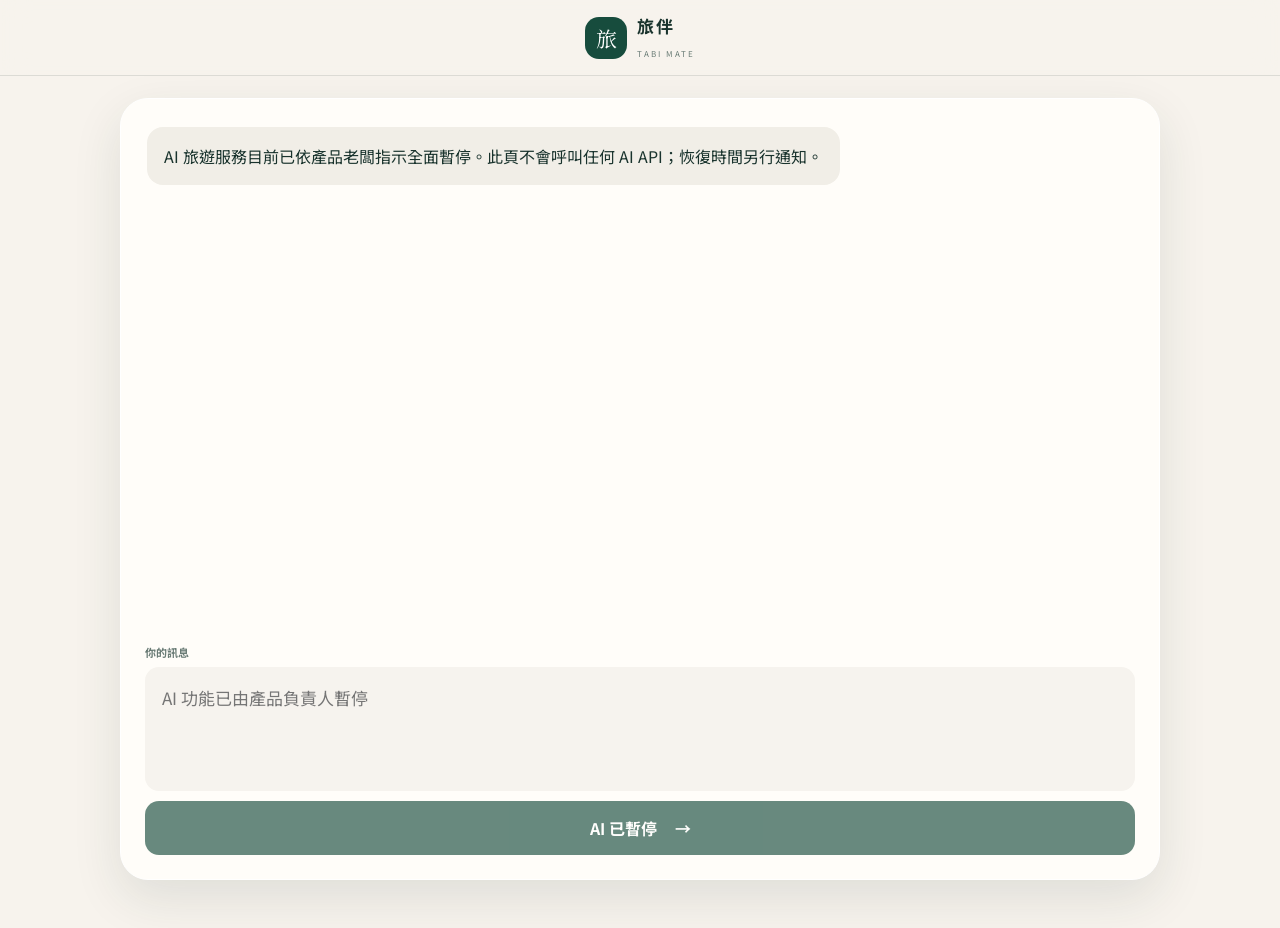
<file: index.html>
<!doctype html>
<html lang="zh-Hant">
<head>
  <meta charset="UTF-8">
  <meta name="viewport" content="width=device-width, initial-scale=1.0">
  <meta name="theme-color" content="#f7f3ed">
  <meta name="apple-mobile-web-app-capable" content="yes">
  <meta name="apple-mobile-web-app-status-bar-style" content="default">
  <meta name="apple-mobile-web-app-title" content="旅伴">
  <title>旅伴｜東京 AI 私人地陪</title>
  <link rel="manifest" href="manifest.webmanifest">
  <link rel="preconnect" href="https://fonts.googleapis.com">
  <link rel="preconnect" href="https://fonts.gstatic.com" crossorigin>
  <link href="https://fonts.googleapis.com/css2?family=Noto+Sans+TC:wght@400;500;600;700;800&family=Noto+Serif+TC:wght@700&display=swap" rel="stylesheet">
  <link rel="stylesheet" href="vendor/leaflet/leaflet.css">
  <link rel="stylesheet" href="styles.css?v=19">
</head>
<body>
  <div class="app-shell">
    <header class="topbar">
      <a class="brand" href="#" aria-label="旅伴首頁">
        <span class="brand-mark">旅</span>
        <span><strong>旅伴</strong><small>TABI MATE</small></span>
      </a>
      <nav>
        <button class="nav-link active" data-view="planner">規劃旅程</button>
        <button class="nav-link" data-view="explore">探索東京</button>
        <button class="nav-link" data-view="map">寺社地圖</button>
        <button class="nav-link" data-view="pilgrimage">巡禮專題</button>
        <button class="nav-link" data-view="trip">旅程・收藏</button>
      </nav>
      <button class="profile-button" aria-label="會員設定">R</button>
    </header>

    <main>
      <section id="plannerView" class="view active">
        <div class="chat-first-home">
          <div class="chat-first-intro" aria-hidden="true">
            <span class="eyebrow">AI TRAVEL COMPANION</span>
            <h1>想怎麼玩日本？<br><em>直接告訴我。</em></h1>
            <p>一句話就可以開始。資訊不夠時，我只會追問真正影響行程的問題。</p>
          </div>

          <form id="plannerForm" class="planner-card chat-planner-card">
            <div id="plannerConversation" class="planner-conversation" aria-live="polite">
              <p class="planner-message ai-message">AI 旅遊服務目前已依產品老闆指示全面暫停。此頁不會呼叫任何 AI API；恢復時間另行通知。</p>
            </div>
            <label class="chat-prompt-label" for="tripPrompt">你的訊息</label>
            <textarea id="tripPrompt" rows="3" placeholder="AI 功能已由產品負責人暫停" disabled></textarea>
            <button class="primary-button" type="submit" disabled aria-disabled="true"><span>AI 已暫停</span><b>→</b></button>
            <div class="planner-internal-defaults" aria-hidden="true">
            <button id="newRequirementSession" type="button" tabindex="-1">開始新需求</button>
            <div id="plannerDetails">
              <div class="quick-fields date-fields">
              <label>出發日期<input id="tripStartDate" type="date"></label>
              <label>回程日期<input id="tripEndDate" type="date"></label>
              <label>每天開始<input id="dayStartTime" type="time" value="09:00"></label>
              <label>每天結束<input id="dayEndTime" type="time" value="22:00"></label>
              <label>每日預算<select id="budget"><option value="6000">約 ¥6,000</option><option value="10000" selected>約 ¥10,000</option><option value="16000">約 ¥16,000</option><option value="25000">約 ¥25,000+</option></select></label>
              </div>
              <div id="holidayNotice" class="holiday-notice">選擇日期後，會檢查日本國定假日、黃金週及連假人潮。</div>
              <div class="field-group">
              <span class="field-title">旅行步調</span>
              <div class="segmented" id="paceSelector">
                <button type="button" data-value="leisurely">悠閒</button>
                <button type="button" class="selected" data-value="balanced">均衡</button>
                <button type="button" data-value="intensive">充實</button>
              </div>
              </div>
              <div class="field-group">
              <span class="field-title">同行成員</span>
              <div class="chip-row" id="partySelector">
                <button type="button" class="chip selected" data-value="adult">一般成人</button>
                <button type="button" class="chip" data-value="elderly">有長者</button>
                <button type="button" class="chip" data-value="child">有小孩</button>
                <button type="button" class="chip" data-value="stroller">嬰兒車</button>
              </div>
              </div>
            </div>
            <section id="companionResponse" class="companion-response hidden" aria-hidden="true">
              <small id="companionResponseLabel">AI 旅行夥伴</small>
              <small id="companionResponseLatency" class="response-latency"></small>
              <p id="companionResponseText"></p>
              <div id="companionResponseQuestions" class="companion-response-questions"></div>
            </section>
            </div>
            <div id="plannerValidationError" class="planner-validation-error hidden" role="alert"></div>
          </form>
        </div>
      </section>

      <section id="mapView" class="view">
        <div class="map-heading">
          <div><span class="eyebrow">SHRINE & TEMPLE MAP</span><h1>東京寺社地圖</h1><p>目前收錄 <strong id="mapPlaceTotal">0</strong> 間神社與寺院。點選地圖標記即可查看繁中、日文、英文名稱與現有資料。</p></div>
          <div class="map-status"><span class="status-dot"></span> 使用 OpenStreetMap，不呼叫付費地圖 API</div>
        </div>
        <div class="map-toolbar">
          <div class="search-box">⌕ <input id="mapSearch" type="search" placeholder="搜尋寺社名稱或地區…"></div>
          <button id="locateMeButton" class="outline-button">◎ 顯示我的位置</button>
          <button id="fitMapButton" class="outline-button">顯示全部寺社</button>
        </div>
        <div id="mapVisitFilters" class="map-visit-filters" aria-label="參拜狀態篩選">
          <button class="active" data-map-filter="all">全部</button>
          <button data-map-filter="visited">✓ 已參拜</button>
          <button data-map-filter="unvisited">尚未參拜</button>
          <button data-map-filter="trip">本次行程</button>
        </div>
        <div class="map-layout">
          <div id="shrineMap" class="shrine-map" aria-label="東京神社寺院互動地圖"></div>
          <aside class="map-list-panel">
            <div class="map-list-heading"><b id="mapResultCount">0 間寺社</b><span>點選名稱定位</span></div>
            <div id="mapPlaceList" class="map-place-list"></div>
          </aside>
        </div>
        <p class="map-disclaimer">寺社境內開放時間不等於御朱印授與時間。現階段地圖供探索使用；授與所、最後受理、直書／書置與限定期間仍須以寺社官方公告為準。</p>
      </section>

      <section id="exploreView" class="view">
        <div class="page-heading"><span class="eyebrow">TOKYO & POPULAR DAY TRIPS</span><h1>探索廣義東京</h1><p>東京市區加上鎌倉、箱根、富士河口湖、日光、川越、輕井澤等熱門近郊；先求精準，不再用冷門資料湊數。</p></div>
        <div class="explore-tools">
          <div class="search-box">⌕ <input id="placeSearch" type="search" placeholder="搜尋中文、日文、英文名稱、美食、購物、神社或近郊…"></div>
          <span id="placeCount"></span>
        </div>
        <div class="quality-switch" id="qualitySelector" aria-label="資料品質篩選">
          <button class="active" data-quality="curated">完成度 100%</button>
          <button data-quality="usable">可用資料（至少 80%）</button>
          <button data-quality="quarantine">低於 80%（隔離區）</button>
        </div>
        <div class="filter-bar" id="categoryFilters"></div>
        <div id="placesGrid" class="places-grid"></div>
        <button id="loadMoreButton" class="outline-button load-more">顯示更多景點</button>
        <p class="osm-credit">目前總目錄 1,000 筆，其中 959 筆達 80% 可用門檻、41 筆低於門檻並隔離，不會參與推薦。100% 代表已逐筆核過永久核心欄位；票價、營業與預約仍須出發前確認。</p>
      </section>

      <section id="pilgrimageView" class="view">
        <div class="pilgrimage-hero">
          <span class="eyebrow">GOSHUIN PILGRIMAGE GUIDE</span>
          <h1>不只告訴你在哪裡，<br><em>也說清楚為什麼值得巡。</em></h1>
          <p>先建立可追溯來源的東京與近郊巡禮專題。每條路線明確標示站數、歷史、季節與例外，不把「七福神」誤當成一定只有七站。</p>
        </div>
        <section class="guide-section">
          <div class="section-heading"><div><span class="eyebrow">CURATED ROUTES</span><h2>巡禮系列</h2></div><small>已完成 8 條 · 63 個巡拜站</small></div>
          <div id="pilgrimageSeriesGrid" class="pilgrimage-grid"></div>
        </section>
        <section class="guide-section featured-shrines-section">
          <div class="section-heading"><div><span class="eyebrow">UNIQUE STORIES</span><h2>東京特色寺社</h2></div><small>每一間都交代特色與查證提醒</small></div>
          <div id="featuredShrineGrid" class="featured-shrine-grid"></div>
        </section>
        <section class="guide-section research-catalog-section">
          <div class="section-heading"><div><span class="eyebrow">RESEARCH PIPELINE</span><h2>主動盤點中的其他巡禮</h2></div><small>不是待你點名才加入</small></div>
          <p class="catalog-note">以下已找到官方或區域觀光入口，將依「完整站點 → 每站最低資料欄位 → 授與時間核對」順序升級為正式專題。</p>
          <div id="pilgrimageResearchGrid" class="research-grid"></div>
        </section>
      </section>

      <section id="tripView" class="view">
        <section class="collection-space">
          <div class="collection-heading"><div><span class="eyebrow">MY PILGRIMAGE BOOK</span><h2>我的參拜收藏冊</h2><p>照片與紀錄目前只保存在這台裝置；可按旅程、行政區或參拜順序整理。</p></div><div class="collection-sort"><button class="active" data-collection-sort="trip">按旅程</button><button data-collection-sort="area">按行政區</button><button data-collection-sort="date">按參拜順序</button></div></div>
          <div id="collectionBook" class="collection-book"><p class="collection-empty">尚無參拜紀錄。到寺社詳情上傳御朱印或勾選已參拜，就會加入這裡。</p></div>
        </section>
        <div id="emptyTrip" class="empty-state">
          <span class="empty-icon">旅</span><h2>還沒有行程</h2><p>先告訴我們想怎麼玩東京，AI 地陪會幫你安排。</p>
          <div id="candidateList" class="candidate-list"></div>
          <button class="primary-button compact" data-view="planner">開始規劃</button>
        </div>
        <div id="tripResult" class="trip-result hidden">
          <div class="trip-header">
            <div><span class="eyebrow">YOUR TOKYO JOURNEY</span><h1>東京 <span id="resultDays">5</span> 日慢旅</h1><p id="resultSummary"></p></div>
            <div class="trip-actions"><button class="outline-button" id="regenerateButton">不符合，重新調整</button><button id="saveTripButton" class="primary-button compact">＋ 加到我的行程</button></div>
          </div>
          <section id="companionDashboard" class="companion-dashboard">
            <div><small>AI TRAVEL COMPANION</small><h2 id="companionGreeting">早安，今天一起好好旅行。</h2><p id="todayAdvice">我會陪你查看進度、體力與下一站。</p></div>
            <div class="companion-stats"><button id="completionCard"><b id="todayCompletion">0%</b><span>今日完成率</span></button><label><b><input id="todaySteps" type="number" min="0" step="100" value="0"> 步</b><span>今日步數（網頁手動）</span></label><button id="weatherCard"><b id="todayWeather">東京天氣</b><span>點擊更新</span></button></div>
            <p class="native-bridge-note">步數目前由網頁手動輸入；轉為 iOS／Android App 後將接 HealthKit／Health Connect，不會假裝已讀取健康資料。開發期天氣資料：<a href="https://open-meteo.com/" target="_blank" rel="noopener">Open-Meteo</a>。</p>
            <div class="companion-actions"><button id="showDayRoute">查看今日動線</button><button id="startTodayTrip">開始今天旅程</button><button id="replanToday">依今日狀況重排</button><button id="makeDiary">生成今日旅行日記</button><button id="shareToday">分享今日成果</button></div>
            <article id="travelDiary" class="travel-diary hidden"></article>
          </section>
          <div class="trip-layout">
            <aside class="trip-sidebar">
              <div class="summary-card"><span>整趟基本旅費</span><strong id="totalCost">¥0</strong><small>餐食＋交通＋門票；不含住宿、機票、購物</small></div>
              <div class="summary-stats"><div><strong id="totalStops">0</strong><span>景點</span></div><div><strong id="totalWalk">0 km</strong><span>步行</span></div></div>
              <div id="dayTabs" class="day-tabs"></div>
            </aside>
            <div class="day-content">
              <div class="day-overview"><div><span id="dayArea">東京</span><h2 id="dayTitle">第一天</h2></div><div class="weather-pill">☀ 24°C · 適合步行</div></div>
              <div class="day-editor-toolbar">
                <label>本日出發<input id="activeDayStart" type="time"></label>
                <label>本日結束<input id="activeDayEnd" type="time"></label>
                <label class="trip-add-field">加入景點<select id="tripAddPlace"></select></label>
                <button id="tripAddPlaceButton" class="outline-button">＋ 加入本日</button>
              </div>
              <p class="edit-hint">可拖曳卡片調整順序；iPhone 也可使用 ↑ ↓。抵達時間與筆記會儲存在這台裝置。</p>
              <div id="timeline" class="timeline"></div>
            </div>
          </div>
        </div>
      </section>
    </main>
  </div>

  <div id="loadingOverlay" class="loading-overlay hidden" aria-live="polite">
    <div class="loader-mark">旅</div><h2>正在安排最順的東京動線</h2><p id="loadingText">理解你的旅行偏好…</p><div class="loading-line"><span></span></div>
  </div>
  <div id="dayRouteModal" class="place-modal hidden" role="dialog" aria-modal="true" aria-labelledby="dayRouteTitle"><div class="modal-backdrop" data-close-route></div><article class="place-detail-panel route-panel"><button id="closeDayRoute" class="modal-close">×</button><span class="detail-tier">TODAY ROUTE</span><h2 id="dayRouteTitle">今日動線</h2><p class="route-estimate-note">目前折線與交通時間為行程預覽估算；按「開始今天旅程」會交給 Apple Maps／Google Maps 取得即時路線。</p><div id="dayRouteMap" class="day-route-map"></div><div id="dayRouteLegs" class="day-route-legs"></div></article></div>
  <aside id="aiChat" class="ai-chat hidden" aria-label="AI 旅行夥伴聊天室"><button id="toggleChat" class="ai-chat-toggle">旅</button><div class="ai-chat-panel"><header><div><b>AI 旅行夥伴</b><small>AI 功能已暫停</small></div><button id="closeChat">×</button></header><div id="chatMessages" class="chat-messages"><p class="ai-message">AI 旅遊服務目前已依產品老闆指示全面暫停。</p></div><form id="chatForm"><input id="chatInput" placeholder="AI 功能已暫停" disabled><button disabled aria-disabled="true">送出</button></form></div></aside>
  <div id="placeModal" class="place-modal hidden" role="dialog" aria-modal="true" aria-labelledby="modalPlaceName">
    <div class="modal-backdrop" data-close-modal></div>
    <article class="place-detail-panel">
      <button id="closePlaceModal" class="modal-close" aria-label="關閉景點介紹">×</button>
      <span id="modalPlaceTier" class="detail-tier"></span>
      <h2 id="modalPlaceName"></h2>
      <p id="modalPlaceAliases" class="detail-alias"></p>
      <p id="modalPlaceIntro" class="detail-intro"></p>
      <dl id="modalPlaceFacts" class="detail-facts"></dl>
      <div id="modalPlaceWarnings" class="detail-warnings"></div>
      <div id="visitRecorder" class="visit-recorder hidden">
        <img id="goshuinPreview" class="goshuin-preview hidden" alt="御朱印照片預覽">
        <div class="visit-meta-fields"><label>旅程名稱<input id="visitTripName" value="202603 東京之旅" placeholder="例如：202603 東京之旅"></label><label>參拜日期<input id="visitDate" type="date"></label></div>
        <label class="camera-button">📷 拍攝／選擇御朱印照片<input id="goshuinCamera" type="file" accept="image/*" capture="environment"></label>
        <button id="visitedButton" class="visited-button">✓ 標示為已參拜</button>
        <small>照片只儲存在這台裝置的瀏覽器，不會上傳伺服器。</small>
      </div>
      <div class="detail-actions"><a id="modalSourceLink" target="_blank" rel="noopener">查看資料來源</a><button id="modalMapButton">在地圖查看</button><button id="modalSaveButton">加入行程候選</button></div>
    </article>
  </div>
  <div id="pilgrimageModal" class="place-modal hidden" role="dialog" aria-modal="true" aria-labelledby="pilgrimageModalTitle">
    <div class="modal-backdrop" data-close-pilgrimage></div>
    <article class="place-detail-panel pilgrimage-detail-panel">
      <button id="closePilgrimageModal" class="modal-close" aria-label="關閉巡禮介紹">×</button>
      <span id="pilgrimageModalMeta" class="detail-tier"></span>
      <h2 id="pilgrimageModalTitle"></h2>
      <p id="pilgrimageModalHistory" class="detail-intro"></p>
      <div id="pilgrimageModalNote" class="detail-warnings"></div>
      <div id="pilgrimageStopList" class="pilgrimage-stop-list"></div>
      <div class="detail-actions"><a id="pilgrimageSourceLink" target="_blank" rel="noopener">查看官方／權威來源</a><button id="addPilgrimageButton">整條加入行程候選</button></div>
    </article>
  </div>
  <script src="data.js"></script>
  <script src="places.final.js"></script>
  <script src="transport-data.js"></script>
  <script src="goshuin-guide.js?v=7"></script>
  <script src="collection-registry.v3.js"></script>
  <script src="vendor/leaflet/leaflet.js"></script>
  <script src="config.js?v=3"></script>
  <script src="travel-quality.js?v=7"></script>
  <script src="planning-policy.js?v=3"></script>
  <script src="input-routing.js?v=6"></script>
  <script src="requirement-pipeline.js?v=2"></script>
  <script src="planner-engine.js?v=5"></script>
  <script src="itinerary-core.js?v=4"></script>
  <script src="trip-requirements-state.js?v=3"></script>
  <script src="travel-graph.js?v=1"></script>
  <script src="entity-resolver.js?v=2"></script>
  <script src="asakusa-p0.js?v=5"></script>
  <script src="popular-entity-registry.js?v=3"></script>
  <script src="app.v50.js?v=61"></script>
  <script src="companion.v30.js?v=40"></script>
  <script>if('serviceWorker' in navigator)window.addEventListener('load',()=>navigator.serviceWorker.register('./sw.js?v=79').catch(()=>{}));</script>
</body>
</html>
</file>
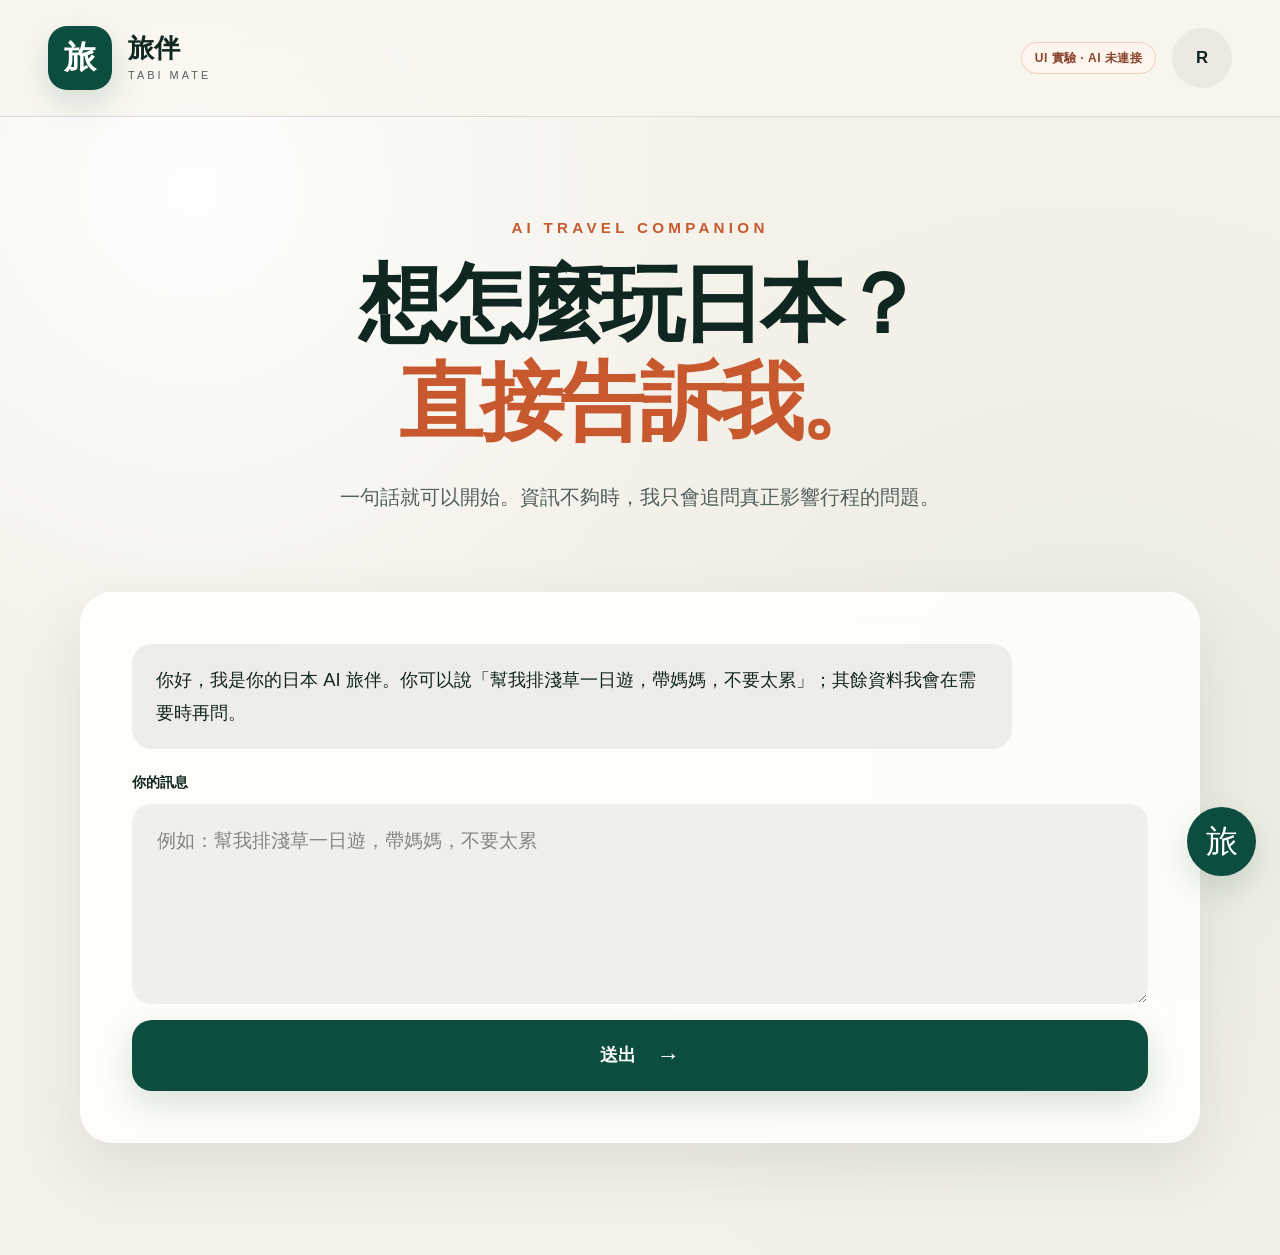
<file: experiments/ai-companion-entry-v0/index.html>
<!doctype html>
<html lang="zh-Hant-TW">
  <head>
    <meta charset="utf-8" />
    <meta name="viewport" content="width=device-width, initial-scale=1, viewport-fit=cover" />
    <meta name="robots" content="noindex,nofollow,noarchive" />
    <meta name="theme-color" content="#0d4d3f" />
    <meta
      name="description"
      content="旅伴 P0 AI 入口視覺實驗；尚未連接 AI、Planner 或正式旅遊資料。"
    />
    <title>旅伴｜AI 旅伴入口 UI 實驗</title>
    <link rel="stylesheet" href="./tokens.css" />
    <link rel="stylesheet" href="./components.css" />
    <link rel="stylesheet" href="./page.css" />
    <script defer src="./copy.zh-Hant.js"></script>
    <script defer src="./app.js"></script>
  </head>
  <body>
    <a class="skip-link" href="#companion-input">直接前往輸入欄</a>

    <header class="site-header">
      <div class="site-header__inner">
        <a class="brand" href="#top" aria-label="旅伴首頁">
          <span class="brand__mark" aria-hidden="true">旅</span>
          <span class="brand__wording">
            <strong class="brand__name">旅伴</strong>
            <span class="brand__roman">TABI MATE</span>
          </span>
        </a>

        <div class="site-header__meta">
          <span class="experiment-badge">UI 實驗 · AI 未連接</span>
          <span class="avatar" aria-hidden="true">R</span>
        </div>
      </div>
    </header>

    <main id="top" class="page-shell">
      <section class="hero" aria-labelledby="hero-title">
        <p class="hero__eyebrow" data-copy="eyebrow">AI TRAVEL COMPANION</p>
        <h1 id="hero-title" class="hero__title">
          <span data-copy="headlinePrimary">想怎麼玩日本？</span>
          <span class="hero__accent" data-copy="headlineAccent">直接告訴我。</span>
        </h1>
        <p class="hero__description" data-copy="heroDescription">
          一句話就可以開始。資訊不夠時，我只會追問真正影響行程的問題。
        </p>
      </section>

      <section class="companion-panel" aria-label="AI 旅伴對話入口">
        <p class="companion-intro" data-copy="intro">
          你好，我是你的日本 AI 旅伴。你可以說「幫我排淺草一日遊，帶媽媽，不要太累」；其餘資料我會在需要時再問。
        </p>

        <div id="conversation-log" class="conversation-log" aria-live="polite" aria-relevant="additions"></div>

        <form id="companion-form" class="companion-form" novalidate>
          <label class="field-label" for="companion-input" data-copy="inputLabel">你的訊息</label>
          <textarea
            id="companion-input"
            name="message"
            rows="5"
            maxlength="1200"
            autocomplete="off"
            enterkeyhint="send"
            data-copy-placeholder="inputPlaceholder"
            placeholder="例如：幫我排淺草一日遊，帶媽媽，不要太累"
            aria-describedby="input-hint input-error"
          ></textarea>
          <p id="input-hint" class="sr-only">按 Enter 送出，Shift 加 Enter 換行。</p>
          <p id="input-error" class="field-error" role="alert" hidden></p>
          <button class="primary-button" type="submit">
            <span data-copy="submitLabel">送出</span>
            <span class="primary-button__arrow" aria-hidden="true">→</span>
          </button>
        </form>

      </section>
    </main>

    <div class="floating-mark" aria-hidden="true">旅</div>
  </body>
</html>
</file>
<file: vendor/leaflet/leaflet.css>
/* required styles */

.leaflet-pane,
.leaflet-tile,
.leaflet-marker-icon,
.leaflet-marker-shadow,
.leaflet-tile-container,
.leaflet-pane > svg,
.leaflet-pane > canvas,
.leaflet-zoom-box,
.leaflet-image-layer,
.leaflet-layer {
	position: absolute;
	left: 0;
	top: 0;
	}
.leaflet-container {
	overflow: hidden;
	}
.leaflet-tile,
.leaflet-marker-icon,
.leaflet-marker-shadow {
	-webkit-user-select: none;
	   -moz-user-select: none;
	        user-select: none;
	  -webkit-user-drag: none;
	}
/* Prevents IE11 from highlighting tiles in blue */
.leaflet-tile::selection {
	background: transparent;
}
/* Safari renders non-retina tile on retina better with this, but Chrome is worse */
.leaflet-safari .leaflet-tile {
	image-rendering: -webkit-optimize-contrast;
	}
/* hack that prevents hw layers "stretching" when loading new tiles */
.leaflet-safari .leaflet-tile-container {
	width: 1600px;
	height: 1600px;
	-webkit-transform-origin: 0 0;
	}
.leaflet-marker-icon,
.leaflet-marker-shadow {
	display: block;
	}
/* .leaflet-container svg: reset svg max-width decleration shipped in Joomla! (joomla.org) 3.x */
/* .leaflet-container img: map is broken in FF if you have max-width: 100% on tiles */
.leaflet-container .leaflet-overlay-pane svg {
	max-width: none !important;
	max-height: none !important;
	}
.leaflet-container .leaflet-marker-pane img,
.leaflet-container .leaflet-shadow-pane img,
.leaflet-container .leaflet-tile-pane img,
.leaflet-container img.leaflet-image-layer,
.leaflet-container .leaflet-tile {
	max-width: none !important;
	max-height: none !important;
	width: auto;
	padding: 0;
	}

.leaflet-container img.leaflet-tile {
	/* See: https://bugs.chromium.org/p/chromium/issues/detail?id=600120 */
	mix-blend-mode: plus-lighter;
}

.leaflet-container.leaflet-touch-zoom {
	-ms-touch-action: pan-x pan-y;
	touch-action: pan-x pan-y;
	}
.leaflet-container.leaflet-touch-drag {
	-ms-touch-action: pinch-zoom;
	/* Fallback for FF which doesn't support pinch-zoom */
	touch-action: none;
	touch-action: pinch-zoom;
}
.leaflet-container.leaflet-touch-drag.leaflet-touch-zoom {
	-ms-touch-action: none;
	touch-action: none;
}
.leaflet-container {
	-webkit-tap-highlight-color: transparent;
}
.leaflet-container a {
	-webkit-tap-highlight-color: rgba(51, 181, 229, 0.4);
}
.leaflet-tile {
	filter: inherit;
	visibility: hidden;
	}
.leaflet-tile-loaded {
	visibility: inherit;
	}
.leaflet-zoom-box {
	width: 0;
	height: 0;
	-moz-box-sizing: border-box;
	     box-sizing: border-box;
	z-index: 800;
	}
/* workaround for https://bugzilla.mozilla.org/show_bug.cgi?id=888319 */
.leaflet-overlay-pane svg {
	-moz-user-select: none;
	}

.leaflet-pane         { z-index: 400; }

.leaflet-tile-pane    { z-index: 200; }
.leaflet-overlay-pane { z-index: 400; }
.leaflet-shadow-pane  { z-index: 500; }
.leaflet-marker-pane  { z-index: 600; }
.leaflet-tooltip-pane   { z-index: 650; }
.leaflet-popup-pane   { z-index: 700; }

.leaflet-map-pane canvas { z-index: 100; }
.leaflet-map-pane svg    { z-index: 200; }

.leaflet-vml-shape {
	width: 1px;
	height: 1px;
	}
.lvml {
	behavior: url(#default#VML);
	display: inline-block;
	position: absolute;
	}


/* control positioning */

.leaflet-control {
	position: relative;
	z-index: 800;
	pointer-events: visiblePainted; /* IE 9-10 doesn't have auto */
	pointer-events: auto;
	}
.leaflet-top,
.leaflet-bottom {
	position: absolute;
	z-index: 1000;
	pointer-events: none;
	}
.leaflet-top {
	top: 0;
	}
.leaflet-right {
	right: 0;
	}
.leaflet-bottom {
	bottom: 0;
	}
.leaflet-left {
	left: 0;
	}
.leaflet-control {
	float: left;
	clear: both;
	}
.leaflet-right .leaflet-control {
	float: right;
	}
.leaflet-top .leaflet-control {
	margin-top: 10px;
	}
.leaflet-bottom .leaflet-control {
	margin-bottom: 10px;
	}
.leaflet-left .leaflet-control {
	margin-left: 10px;
	}
.leaflet-right .leaflet-control {
	margin-right: 10px;
	}


/* zoom and fade animations */

.leaflet-fade-anim .leaflet-popup {
	opacity: 0;
	-webkit-transition: opacity 0.2s linear;
	   -moz-transition: opacity 0.2s linear;
	        transition: opacity 0.2s linear;
	}
.leaflet-fade-anim .leaflet-map-pane .leaflet-popup {
	opacity: 1;
	}
.leaflet-zoom-animated {
	-webkit-transform-origin: 0 0;
	    -ms-transform-origin: 0 0;
	        transform-origin: 0 0;
	}
svg.leaflet-zoom-animated {
	will-change: transform;
}

.leaflet-zoom-anim .leaflet-zoom-animated {
	-webkit-transition: -webkit-transform 0.25s cubic-bezier(0,0,0.25,1);
	   -moz-transition:    -moz-transform 0.25s cubic-bezier(0,0,0.25,1);
	        transition:         transform 0.25s cubic-bezier(0,0,0.25,1);
	}
.leaflet-zoom-anim .leaflet-tile,
.leaflet-pan-anim .leaflet-tile {
	-webkit-transition: none;
	   -moz-transition: none;
	        transition: none;
	}

.leaflet-zoom-anim .leaflet-zoom-hide {
	visibility: hidden;
	}


/* cursors */

.leaflet-interactive {
	cursor: pointer;
	}
.leaflet-grab {
	cursor: -webkit-grab;
	cursor:    -moz-grab;
	cursor:         grab;
	}
.leaflet-crosshair,
.leaflet-crosshair .leaflet-interactive {
	cursor: crosshair;
	}
.leaflet-popup-pane,
.leaflet-control {
	cursor: auto;
	}
.leaflet-dragging .leaflet-grab,
.leaflet-dragging .leaflet-grab .leaflet-interactive,
.leaflet-dragging .leaflet-marker-draggable {
	cursor: move;
	cursor: -webkit-grabbing;
	cursor:    -moz-grabbing;
	cursor:         grabbing;
	}

/* marker & overlays interactivity */
.leaflet-marker-icon,
.leaflet-marker-shadow,
.leaflet-image-layer,
.leaflet-pane > svg path,
.leaflet-tile-container {
	pointer-events: none;
	}

.leaflet-marker-icon.leaflet-interactive,
.leaflet-image-layer.leaflet-interactive,
.leaflet-pane > svg path.leaflet-interactive,
svg.leaflet-image-layer.leaflet-interactive path {
	pointer-events: visiblePainted; /* IE 9-10 doesn't have auto */
	pointer-events: auto;
	}

/* visual tweaks */

.leaflet-container {
	background: #ddd;
	outline-offset: 1px;
	}
.leaflet-container a {
	color: #0078A8;
	}
.leaflet-zoom-box {
	border: 2px dotted #38f;
	background: rgba(255,255,255,0.5);
	}


/* general typography */
.leaflet-container {
	font-family: "Helvetica Neue", Arial, Helvetica, sans-serif;
	font-size: 12px;
	font-size: 0.75rem;
	line-height: 1.5;
	}


/* general toolbar styles */

.leaflet-bar {
	box-shadow: 0 1px 5px rgba(0,0,0,0.65);
	border-radius: 4px;
	}
.leaflet-bar a {
	background-color: #fff;
	border-bottom: 1px solid #ccc;
	width: 26px;
	height: 26px;
	line-height: 26px;
	display: block;
	text-align: center;
	text-decoration: none;
	color: black;
	}
.leaflet-bar a,
.leaflet-control-layers-toggle {
	background-position: 50% 50%;
	background-repeat: no-repeat;
	display: block;
	}
.leaflet-bar a:hover,
.leaflet-bar a:focus {
	background-color: #f4f4f4;
	}
.leaflet-bar a:first-child {
	border-top-left-radius: 4px;
	border-top-right-radius: 4px;
	}
.leaflet-bar a:last-child {
	border-bottom-left-radius: 4px;
	border-bottom-right-radius: 4px;
	border-bottom: none;
	}
.leaflet-bar a.leaflet-disabled {
	cursor: default;
	background-color: #f4f4f4;
	color: #bbb;
	}

.leaflet-touch .leaflet-bar a {
	width: 30px;
	height: 30px;
	line-height: 30px;
	}
.leaflet-touch .leaflet-bar a:first-child {
	border-top-left-radius: 2px;
	border-top-right-radius: 2px;
	}
.leaflet-touch .leaflet-bar a:last-child {
	border-bottom-left-radius: 2px;
	border-bottom-right-radius: 2px;
	}

/* zoom control */

.leaflet-control-zoom-in,
.leaflet-control-zoom-out {
	font: bold 18px 'Lucida Console', Monaco, monospace;
	text-indent: 1px;
	}

.leaflet-touch .leaflet-control-zoom-in, .leaflet-touch .leaflet-control-zoom-out  {
	font-size: 22px;
	}


/* layers control */

.leaflet-control-layers {
	box-shadow: 0 1px 5px rgba(0,0,0,0.4);
	background: #fff;
	border-radius: 5px;
	}
.leaflet-control-layers-toggle {
	background-image: url(images/layers.png);
	width: 36px;
	height: 36px;
	}
.leaflet-retina .leaflet-control-layers-toggle {
	background-image: url(images/layers-2x.png);
	background-size: 26px 26px;
	}
.leaflet-touch .leaflet-control-layers-toggle {
	width: 44px;
	height: 44px;
	}
.leaflet-control-layers .leaflet-control-layers-list,
.leaflet-control-layers-expanded .leaflet-control-layers-toggle {
	display: none;
	}
.leaflet-control-layers-expanded .leaflet-control-layers-list {
	display: block;
	position: relative;
	}
.leaflet-control-layers-expanded {
	padding: 6px 10px 6px 6px;
	color: #333;
	background: #fff;
	}
.leaflet-control-layers-scrollbar {
	overflow-y: scroll;
	overflow-x: hidden;
	padding-right: 5px;
	}
.leaflet-control-layers-selector {
	margin-top: 2px;
	position: relative;
	top: 1px;
	}
.leaflet-control-layers label {
	display: block;
	font-size: 13px;
	font-size: 1.08333em;
	}
.leaflet-control-layers-separator {
	height: 0;
	border-top: 1px solid #ddd;
	margin: 5px -10px 5px -6px;
	}

/* Default icon URLs */
.leaflet-default-icon-path { /* used only in path-guessing heuristic, see L.Icon.Default */
	background-image: url(images/marker-icon.png);
	}


/* attribution and scale controls */

.leaflet-container .leaflet-control-attribution {
	background: #fff;
	background: rgba(255, 255, 255, 0.8);
	margin: 0;
	}
.leaflet-control-attribution,
.leaflet-control-scale-line {
	padding: 0 5px;
	color: #333;
	line-height: 1.4;
	}
.leaflet-control-attribution a {
	text-decoration: none;
	}
.leaflet-control-attribution a:hover,
.leaflet-control-attribution a:focus {
	text-decoration: underline;
	}
.leaflet-attribution-flag {
	display: inline !important;
	vertical-align: baseline !important;
	width: 1em;
	height: 0.6669em;
	}
.leaflet-left .leaflet-control-scale {
	margin-left: 5px;
	}
.leaflet-bottom .leaflet-control-scale {
	margin-bottom: 5px;
	}
.leaflet-control-scale-line {
	border: 2px solid #777;
	border-top: none;
	line-height: 1.1;
	padding: 2px 5px 1px;
	white-space: nowrap;
	-moz-box-sizing: border-box;
	     box-sizing: border-box;
	background: rgba(255, 255, 255, 0.8);
	text-shadow: 1px 1px #fff;
	}
.leaflet-control-scale-line:not(:first-child) {
	border-top: 2px solid #777;
	border-bottom: none;
	margin-top: -2px;
	}
.leaflet-control-scale-line:not(:first-child):not(:last-child) {
	border-bottom: 2px solid #777;
	}

.leaflet-touch .leaflet-control-attribution,
.leaflet-touch .leaflet-control-layers,
.leaflet-touch .leaflet-bar {
	box-shadow: none;
	}
.leaflet-touch .leaflet-control-layers,
.leaflet-touch .leaflet-bar {
	border: 2px solid rgba(0,0,0,0.2);
	background-clip: padding-box;
	}


/* popup */

.leaflet-popup {
	position: absolute;
	text-align: center;
	margin-bottom: 20px;
	}
.leaflet-popup-content-wrapper {
	padding: 1px;
	text-align: left;
	border-radius: 12px;
	}
.leaflet-popup-content {
	margin: 13px 24px 13px 20px;
	line-height: 1.3;
	font-size: 13px;
	font-size: 1.08333em;
	min-height: 1px;
	}
.leaflet-popup-content p {
	margin: 17px 0;
	margin: 1.3em 0;
	}
.leaflet-popup-tip-container {
	width: 40px;
	height: 20px;
	position: absolute;
	left: 50%;
	margin-top: -1px;
	margin-left: -20px;
	overflow: hidden;
	pointer-events: none;
	}
.leaflet-popup-tip {
	width: 17px;
	height: 17px;
	padding: 1px;

	margin: -10px auto 0;
	pointer-events: auto;

	-webkit-transform: rotate(45deg);
	   -moz-transform: rotate(45deg);
	    -ms-transform: rotate(45deg);
	        transform: rotate(45deg);
	}
.leaflet-popup-content-wrapper,
.leaflet-popup-tip {
	background: white;
	color: #333;
	box-shadow: 0 3px 14px rgba(0,0,0,0.4);
	}
.leaflet-container a.leaflet-popup-close-button {
	position: absolute;
	top: 0;
	right: 0;
	border: none;
	text-align: center;
	width: 24px;
	height: 24px;
	font: 16px/24px Tahoma, Verdana, sans-serif;
	color: #757575;
	text-decoration: none;
	background: transparent;
	}
.leaflet-container a.leaflet-popup-close-button:hover,
.leaflet-container a.leaflet-popup-close-button:focus {
	color: #585858;
	}
.leaflet-popup-scrolled {
	overflow: auto;
	}

.leaflet-oldie .leaflet-popup-content-wrapper {
	-ms-zoom: 1;
	}
.leaflet-oldie .leaflet-popup-tip {
	width: 24px;
	margin: 0 auto;

	-ms-filter: "progid:DXImageTransform.Microsoft.Matrix(M11=0.70710678, M12=0.70710678, M21=-0.70710678, M22=0.70710678)";
	filter: progid:DXImageTransform.Microsoft.Matrix(M11=0.70710678, M12=0.70710678, M21=-0.70710678, M22=0.70710678);
	}

.leaflet-oldie .leaflet-control-zoom,
.leaflet-oldie .leaflet-control-layers,
.leaflet-oldie .leaflet-popup-content-wrapper,
.leaflet-oldie .leaflet-popup-tip {
	border: 1px solid #999;
	}


/* div icon */

.leaflet-div-icon {
	background: #fff;
	border: 1px solid #666;
	}


/* Tooltip */
/* Base styles for the element that has a tooltip */
.leaflet-tooltip {
	position: absolute;
	padding: 6px;
	background-color: #fff;
	border: 1px solid #fff;
	border-radius: 3px;
	color: #222;
	white-space: nowrap;
	-webkit-user-select: none;
	-moz-user-select: none;
	-ms-user-select: none;
	user-select: none;
	pointer-events: none;
	box-shadow: 0 1px 3px rgba(0,0,0,0.4);
	}
.leaflet-tooltip.leaflet-interactive {
	cursor: pointer;
	pointer-events: auto;
	}
.leaflet-tooltip-top:before,
.leaflet-tooltip-bottom:before,
.leaflet-tooltip-left:before,
.leaflet-tooltip-right:before {
	position: absolute;
	pointer-events: none;
	border: 6px solid transparent;
	background: transparent;
	content: "";
	}

/* Directions */

.leaflet-tooltip-bottom {
	margin-top: 6px;
}
.leaflet-tooltip-top {
	margin-top: -6px;
}
.leaflet-tooltip-bottom:before,
.leaflet-tooltip-top:before {
	left: 50%;
	margin-left: -6px;
	}
.leaflet-tooltip-top:before {
	bottom: 0;
	margin-bottom: -12px;
	border-top-color: #fff;
	}
.leaflet-tooltip-bottom:before {
	top: 0;
	margin-top: -12px;
	margin-left: -6px;
	border-bottom-color: #fff;
	}
.leaflet-tooltip-left {
	margin-left: -6px;
}
.leaflet-tooltip-right {
	margin-left: 6px;
}
.leaflet-tooltip-left:before,
.leaflet-tooltip-right:before {
	top: 50%;
	margin-top: -6px;
	}
.leaflet-tooltip-left:before {
	right: 0;
	margin-right: -12px;
	border-left-color: #fff;
	}
.leaflet-tooltip-right:before {
	left: 0;
	margin-left: -12px;
	border-right-color: #fff;
	}

/* Printing */

@media print {
	/* Prevent printers from removing background-images of controls. */
	.leaflet-control {
		-webkit-print-color-adjust: exact;
		print-color-adjust: exact;
		}
	}
</file>
<file: styles.css>
:root{--ink:#19332d;--muted:#697b75;--cream:#f7f3ed;--paper:#fffdf9;--green:#174c3d;--lime:#d8ef9c;--orange:#e76e46;--line:#dfe4df;--shadow:0 18px 50px rgba(31,55,48,.11)}*{box-sizing:border-box}body{margin:0;background:var(--cream);color:var(--ink);font-family:'Noto Sans TC',sans-serif}.app-shell{min-height:100vh}.topbar{height:76px;display:flex;align-items:center;justify-content:space-between;padding:0 max(5vw,28px);border-bottom:1px solid rgba(25,51,45,.12);background:rgba(247,243,237,.9);backdrop-filter:blur(14px);position:sticky;top:0;z-index:20}.brand{display:flex;align-items:center;gap:10px;color:inherit;text-decoration:none}.brand-mark,.loader-mark,.empty-icon{width:42px;height:42px;border-radius:14px;background:var(--green);color:white;display:grid;place-items:center;font-family:'Noto Serif TC';font-size:21px}.brand strong{display:block;font-size:17px;letter-spacing:.12em}.brand small{font-size:8px;letter-spacing:.24em;color:var(--muted)}nav{display:flex;gap:28px}.nav-link,.text-button{border:0;background:none;color:var(--muted);font:inherit;cursor:pointer}.nav-link{height:76px;position:relative}.nav-link.active{color:var(--ink);font-weight:700}.nav-link.active:after{content:'';position:absolute;bottom:0;height:3px;border-radius:3px;background:var(--orange);left:25%;right:25%}.profile-button{border:0;border-radius:50%;width:38px;height:38px;background:#e7dfd3;color:var(--ink);font-weight:800}.view{display:none}.view.active{display:block}.hero-grid{max-width:1180px;margin:0 auto;padding:76px 28px 52px;display:grid;grid-template-columns:1fr 500px;gap:80px;align-items:center}.eyebrow{color:var(--orange);letter-spacing:.18em;font-size:11px;font-weight:800}.hero-copy h1,.page-heading h1,.trip-header h1{font-family:'Noto Serif TC';font-size:56px;line-height:1.3;margin:18px 0}.hero-copy h1 em{font-style:normal;color:var(--orange)}.hero-copy>p{font-size:18px;color:var(--muted);line-height:1.8;max-width:520px}.trust-row{display:flex;gap:22px;margin-top:34px;font-size:13px;font-weight:600}.planner-card{background:var(--paper);border:1px solid white;padding:28px;border-radius:28px;box-shadow:var(--shadow)}.step-label{font-size:13px;font-weight:700;margin-bottom:14px}.step-label span{color:var(--orange);margin-right:8px}textarea,select{width:100%;font:inherit;color:var(--ink);background:#f6f3ee;border:1px solid transparent;border-radius:14px;outline:0}textarea{resize:none;padding:16px;line-height:1.7}textarea:focus,select:focus{border-color:#86a899;background:white}.quick-fields{display:grid;grid-template-columns:1fr 1fr;gap:12px;margin:14px 0}.quick-fields label{font-size:11px;color:var(--muted)}select{padding:11px;margin-top:6px}.field-group{margin-top:16px}.field-title{font-size:12px;font-weight:700}.segmented{display:grid;grid-template-columns:repeat(3,1fr);background:#f0ede7;border-radius:12px;padding:4px;margin-top:8px}.segmented button,.chip{border:0;background:transparent;padding:9px;border-radius:9px;color:var(--muted);cursor:pointer;font:inherit;font-size:13px}.segmented button.selected{background:white;color:var(--ink);font-weight:700;box-shadow:0 3px 12px rgba(0,0,0,.06)}.chip-row{display:flex;gap:7px;flex-wrap:wrap;margin-top:8px}.chip{border:1px solid var(--line);background:white}.chip.selected{background:var(--green);color:white;border-color:var(--green)}.primary-button{margin-top:22px;width:100%;background:var(--green);color:white;border:0;border-radius:14px;padding:15px 18px;font:inherit;font-weight:700;display:flex;justify-content:center;gap:18px;cursor:pointer;transition:.2s}.primary-button:hover{transform:translateY(-2px);box-shadow:0 10px 24px rgba(23,76,61,.2)}.form-note{text-align:center!important;font-size:11px!important;margin:9px 0 0!important}.popular-section{max-width:1180px;margin:0 auto;padding:40px 28px 90px}.section-heading{display:flex;justify-content:space-between;align-items:end;margin-bottom:22px}.section-heading h2{font-family:'Noto Serif TC';font-size:30px;margin:9px 0}.text-button{color:var(--green);font-weight:700}.featured-grid,.places-grid{display:grid;grid-template-columns:repeat(4,1fr);gap:18px}.place-card{background:var(--paper);border-radius:20px;overflow:hidden;border:1px solid rgba(25,51,45,.08);transition:.2s}.place-card:hover{transform:translateY(-5px);box-shadow:var(--shadow)}.place-art{height:150px;position:relative;display:grid;place-items:center;overflow:hidden}.place-art>span{font-size:56px;filter:drop-shadow(0 8px 12px rgba(0,0,0,.12));z-index:1}.place-art:before,.place-art:after{content:'';position:absolute;border-radius:50%;background:rgba(255,255,255,.28)}.place-art:before{width:150px;height:150px;right:-40px;top:-60px}.place-art:after{width:90px;height:90px;left:-30px;bottom:-40px}.art-east{background:#e9b9a5}.art-west{background:#b7d9cf}.art-central{background:#dfd0ab}.art-north{background:#bac8e7}.art-bay{background:#afd7e6}.art-south{background:#d8b7c7}.art-farwest{background:#bed3ad}.place-art small{position:absolute;left:14px;bottom:12px;background:rgba(255,255,255,.86);padding:5px 9px;border-radius:20px;font-weight:700}.save-place{position:absolute;right:12px;top:12px;width:34px;height:34px;border-radius:50%;border:0;background:white;color:var(--green);font-size:18px;z-index:2;cursor:pointer}.save-place.saved{background:var(--green);color:white}.place-info{padding:17px}.place-meta{display:flex;justify-content:space-between;color:var(--muted);font-size:10px}.place-meta b{color:#b87918}.place-info h3{font-size:17px;margin:8px 0}.place-info p{font-size:12px;line-height:1.7;color:var(--muted);height:40px;overflow:hidden}.tag-row{display:flex;gap:5px;margin-top:12px}.tag-row span{font-size:10px;padding:4px 7px;border-radius:10px;background:#edf2ec}.page-heading{max-width:1180px;margin:0 auto;padding:60px 28px 20px}.page-heading h1{font-size:44px;margin-bottom:8px}.page-heading p{color:var(--muted)}.filter-bar{max-width:1180px;margin:15px auto 22px;padding:0 28px;display:flex;gap:8px;overflow:auto}.filter-chip{white-space:nowrap;padding:9px 14px;border:1px solid var(--line);background:var(--paper);border-radius:20px;color:var(--muted);cursor:pointer}.filter-chip.active{background:var(--green);color:white}.places-grid{max-width:1180px;margin:0 auto;padding:0 28px 80px}.empty-state{text-align:center;padding:130px 20px}.empty-icon{margin:auto;width:62px;height:62px;font-size:28px}.empty-state h2{font-family:'Noto Serif TC';font-size:30px}.empty-state p{color:var(--muted)}.compact{width:auto;display:inline-flex;padding:12px 22px}.hidden{display:none!important}.trip-result{max-width:1180px;margin:auto;padding:50px 28px 90px}.trip-header{display:flex;justify-content:space-between;align-items:end;border-bottom:1px solid var(--line);padding-bottom:28px}.trip-header h1{font-size:42px;margin:10px 0}.trip-header p{color:var(--muted)}.trip-actions{display:flex;gap:9px}.outline-button{border:1px solid var(--line);background:white;border-radius:12px;padding:11px 17px;font:inherit;color:var(--ink);cursor:pointer}.trip-layout{display:grid;grid-template-columns:280px 1fr;gap:36px;margin-top:30px}.summary-card{background:var(--green);color:white;border-radius:20px;padding:20px}.summary-card span,.summary-card small{display:block;opacity:.7;font-size:11px}.summary-card strong{display:block;font-size:28px;margin:7px 0}.summary-stats{display:grid;grid-template-columns:1fr 1fr;gap:8px;margin:10px 0}.summary-stats div{background:white;border-radius:14px;padding:13px}.summary-stats strong,.summary-stats span{display:block}.summary-stats span{font-size:10px;color:var(--muted)}.day-tabs{display:grid;gap:7px;margin-top:18px}.day-tab{text-align:left;border:0;background:transparent;border-left:3px solid var(--line);padding:12px 14px;cursor:pointer;color:var(--muted)}.day-tab>*{display:block}.day-tab b{font-size:10px;color:var(--orange)}.day-tab span{font-weight:700;color:var(--ink);margin:3px 0}.day-tab small{font-size:10px}.day-tab.active{background:white;border-color:var(--orange);border-radius:0 12px 12px 0}.day-overview{display:flex;justify-content:space-between;align-items:center}.day-overview span{font-size:12px;color:var(--orange);font-weight:700}.day-overview h2{font-family:'Noto Serif TC';font-size:30px;margin:4px 0 22px}.weather-pill{background:#fff0d6;padding:8px 12px;border-radius:18px;font-size:11px}.timeline-stop{display:grid;grid-template-columns:52px 28px 1fr;gap:9px;position:relative}.timeline-stop time{font-weight:700;font-size:13px;padding-top:20px}.stop-marker{width:28px;height:28px;border-radius:50%;background:var(--green);color:white;display:grid;place-items:center;font-size:11px;margin-top:16px;z-index:1}.timeline-stop:before{content:'';position:absolute;left:65px;top:42px;bottom:-8px;border-left:1px dashed #a9b8b3}.stop-card{background:white;border:1px solid var(--line);border-radius:18px;padding:18px;display:flex;justify-content:space-between;gap:20px}.stop-category{font-size:10px;color:var(--orange);font-weight:700}.stop-card h3{margin:5px 0;font-size:18px}.stop-card p{margin:0;color:var(--muted);font-size:12px}.stop-detail{display:flex;flex-direction:column;gap:5px;min-width:130px;font-size:10px;color:var(--muted)}.stop-detail button{margin-top:auto;border:0;background:none;color:var(--green);font-weight:700;text-align:left;cursor:pointer}.travel-leg{grid-column:3;padding:10px 16px;color:var(--muted);font-size:11px}.travel-leg span{color:var(--orange);margin-right:8px}.day-total{margin:22px 0 0 89px;padding:18px;border-radius:16px;background:#e9efe9;display:flex;gap:20px;font-size:12px}.loading-overlay{position:fixed;inset:0;background:rgba(247,243,237,.96);z-index:50;display:flex;flex-direction:column;align-items:center;justify-content:center}.loader-mark{width:68px;height:68px;font-size:29px;animation:pulse 1.3s infinite}.loading-overlay h2{font-family:'Noto Serif TC';margin:22px 0 7px}.loading-overlay p{color:var(--muted)}.loading-line{width:260px;height:3px;background:#ddd;border-radius:4px;overflow:hidden;margin-top:16px}.loading-line span{display:block;width:40%;height:100%;background:var(--orange);animation:load 1.2s infinite}@keyframes pulse{50%{transform:scale(1.08)}}@keyframes load{from{transform:translateX(-100%)}to{transform:translateX(350%)}}
@media(max-width:900px){.hero-grid{grid-template-columns:1fr;gap:35px;padding-top:45px}.hero-copy h1{font-size:43px}.featured-grid,.places-grid{grid-template-columns:repeat(2,1fr)}.trip-layout{grid-template-columns:1fr}.day-tabs{display:flex;overflow:auto}.day-tab{min-width:180px}.trip-header{align-items:flex-start;gap:20px}.topbar nav{display:none}}@media(max-width:560px){.topbar{padding:0 18px}.hero-grid,.popular-section,.page-heading,.places-grid,.trip-result{padding-left:16px;padding-right:16px}.hero-copy h1{font-size:36px}.hero-copy>p{font-size:15px}.trust-row{font-size:10px;gap:9px}.planner-card{padding:19px;border-radius:20px}.featured-grid,.places-grid{grid-template-columns:1fr}.section-heading{align-items:flex-start;gap:12px}.section-heading .text-button{display:none}.trip-header{display:block}.trip-actions{margin-top:18px}.stop-card{display:block}.stop-detail{margin-top:12px}.day-total{margin-left:0;flex-wrap:wrap}.weather-pill{display:none}}
.explore-tools{max-width:1180px;margin:10px auto 0;padding:0 28px;display:flex;align-items:center;justify-content:space-between;gap:18px}.search-box{flex:1;max-width:560px;background:white;border:1px solid var(--line);border-radius:14px;padding:11px 15px;color:var(--muted)}.search-box input{width:calc(100% - 28px);border:0;background:transparent;outline:0;font:inherit;color:var(--ink);margin-left:8px}.explore-tools>span{font-size:12px;color:var(--muted)}.load-more{display:block;margin:0 auto 18px}.osm-credit{text-align:center;color:var(--muted);font-size:11px;margin:0 0 70px}.osm-credit a{color:var(--green)}
.place-alias{display:block;color:#84918d;font-size:10px;line-height:1.45;margin-top:-3px}.stop-card .place-alias{margin:0 0 7px}.day-total{flex-wrap:wrap;align-items:center}.day-total small{width:100%;color:var(--muted)}.day-total strong{color:var(--green)}
.art-asakusa,.art-kamakura{background:#e9b9a5}.art-ueno,.art-ikebukuro{background:#bac8e7}.art-shibuya,.art-shinjuku,.art-west{background:#b7d9cf}.art-minato,.art-yokohama{background:#d8b7c7}.art-chiba,.art-bay{background:#afd7e6}.art-hakone,.art-fuji,.art-nikko,.art-kawagoe,.art-karuizawa{background:#bed3ad}
.place-card{cursor:pointer}.quality-switch{max-width:1180px;margin:14px auto;padding:0 28px;display:flex;gap:8px;flex-wrap:wrap}.quality-switch button{border:1px solid var(--line);background:white;color:var(--muted);border-radius:12px;padding:9px 13px;cursor:pointer}.quality-switch button.active{background:var(--ink);color:white;border-color:var(--ink)}
.place-modal{position:fixed;inset:0;z-index:60;display:grid;place-items:center;padding:20px}.modal-backdrop{position:absolute;inset:0;background:rgba(18,38,33,.62);backdrop-filter:blur(5px)}.place-detail-panel{position:relative;width:min(620px,100%);max-height:88vh;overflow:auto;background:var(--paper);border-radius:24px;padding:30px;box-shadow:0 30px 80px rgba(0,0,0,.28)}.modal-close{position:absolute;right:18px;top:14px;border:0;background:transparent;font-size:30px;color:var(--muted);cursor:pointer}.detail-tier{display:inline-block;border-radius:20px;padding:5px 10px;background:#edf2ec;color:var(--green);font-size:11px;font-weight:800}.place-detail-panel h2{font-family:'Noto Serif TC';font-size:30px;margin:14px 0 3px;padding-right:35px}.detail-alias{color:var(--muted);font-size:12px}.detail-intro{line-height:1.9;margin:22px 0}.detail-facts{display:grid;grid-template-columns:repeat(2,1fr);gap:10px;margin:0}.detail-facts div{background:#f2efe9;padding:12px;border-radius:12px}.detail-facts dt{font-size:10px;color:var(--muted)}.detail-facts dd{margin:5px 0 0;font-size:13px;font-weight:700}.detail-warnings{margin-top:16px}.detail-warnings p{font-size:12px;color:#8c4b34;background:#fff0e8;padding:10px 12px;border-radius:10px;margin:6px 0}.detail-actions{display:flex;gap:10px;margin-top:20px}.detail-actions a,.detail-actions button{flex:1;text-align:center;border-radius:12px;padding:12px;border:1px solid var(--green);font:inherit;font-weight:700;text-decoration:none;cursor:pointer}.detail-actions a{color:var(--green)}.detail-actions button{background:var(--green);color:white}.schedule-banner{background:#fff7e7;border:1px solid #f0dfbd;border-radius:16px;padding:14px 16px;margin-bottom:16px;display:flex;justify-content:space-between;gap:15px}.schedule-banner b,.schedule-banner span{display:block}.schedule-banner span{font-size:11px;color:var(--muted);margin-top:3px}
@media(max-width:560px){.quality-switch{padding:0 16px}.detail-facts{grid-template-columns:1fr}.place-detail-panel{padding:24px 18px}.detail-actions{display:grid}.schedule-banner{display:block}}
.map-heading,.map-toolbar,.map-layout,.map-disclaimer{max-width:1180px;margin-left:auto;margin-right:auto}.map-heading{padding:52px 28px 18px;display:flex;justify-content:space-between;align-items:end;gap:30px}.map-heading h1{font-family:'Noto Serif TC';font-size:44px;margin:12px 0 8px}.map-heading p{color:var(--muted);margin:0}.map-status{font-size:11px;color:var(--muted);background:white;padding:10px 13px;border-radius:13px;white-space:nowrap}.status-dot{display:inline-block;width:8px;height:8px;background:#3ca66b;border-radius:50%;margin-right:7px}.map-toolbar{padding:0 28px 14px;display:flex;gap:10px;align-items:center}.map-toolbar .search-box{max-width:none}.map-layout{padding:0 28px;display:grid;grid-template-columns:minmax(0,1fr) 340px;height:650px}.shrine-map{height:100%;border-radius:20px 0 0 20px;overflow:hidden;border:1px solid var(--line);z-index:1}.map-list-panel{background:var(--paper);border:1px solid var(--line);border-left:0;border-radius:0 20px 20px 0;overflow:hidden;display:flex;flex-direction:column}.map-list-heading{padding:15px 16px;border-bottom:1px solid var(--line);display:flex;justify-content:space-between}.map-list-heading span{font-size:10px;color:var(--muted)}.map-place-list{overflow:auto;padding:7px}.map-place-item{width:100%;border:0;background:transparent;padding:10px 8px;border-radius:12px;text-align:left;display:grid;grid-template-columns:32px 1fr auto;gap:8px;align-items:center;color:var(--ink);cursor:pointer}.map-place-item:hover{background:#f1eee7}.map-place-item>span{font-size:20px}.map-place-item b,.map-place-item small{display:block}.map-place-item b{font-size:12px}.map-place-item small{font-size:9px;color:var(--muted);margin-top:3px}.map-place-item em{font-style:normal;font-size:9px;color:#a56815}.map-popup{min-width:190px}.map-popup>*{display:block}.map-popup small,.map-popup span{font-size:10px;color:#697b75;margin-top:4px}.map-popup button{width:100%;border:0;background:#174c3d;color:white;border-radius:8px;padding:8px;margin-top:9px;cursor:pointer}.map-disclaimer{padding:14px 28px 70px;color:var(--muted);font-size:11px}.map-empty{color:var(--muted);font-size:12px;padding:20px}.leaflet-control-attribution{font-size:9px!important}
@media(max-width:900px){.map-layout{grid-template-columns:1fr;height:auto}.shrine-map{height:520px;border-radius:20px}.map-list-panel{margin-top:12px;border:1px solid var(--line);border-radius:20px;max-height:420px}.map-heading{align-items:flex-start}.map-status{display:none}}
@media(max-width:560px){.map-heading{padding:34px 16px 16px}.map-heading h1{font-size:34px}.map-toolbar{padding:0 16px 12px;display:grid;grid-template-columns:1fr 1fr}.map-toolbar .search-box{grid-column:1/-1}.map-layout{padding:0 16px}.shrine-map{height:56vh;min-height:390px}.map-disclaimer{padding:12px 16px 88px}.topbar{height:auto;min-height:68px}.topbar nav{display:flex;position:fixed;left:0;right:0;bottom:0;height:64px;background:rgba(255,253,249,.97);border-top:1px solid var(--line);z-index:40;justify-content:space-around;gap:0;padding-bottom:env(safe-area-inset-bottom)}.nav-link{height:64px;font-size:11px;padding:0 9px}.nav-link.active:after{top:0;bottom:auto}.app-shell{padding-bottom:64px}.profile-button{display:none}}

.pilgrimage-hero,.guide-section{max-width:1180px;margin:0 auto;padding-left:28px;padding-right:28px}.pilgrimage-hero{padding-top:64px;padding-bottom:42px}.pilgrimage-hero h1{font-family:'Noto Serif TC';font-size:48px;line-height:1.25;margin:14px 0}.pilgrimage-hero h1 em{color:var(--green);font-style:normal}.pilgrimage-hero>p{max-width:760px;color:var(--muted);line-height:1.9}.guide-section{padding-bottom:48px}.pilgrimage-grid{display:grid;grid-template-columns:repeat(2,1fr);gap:16px}.pilgrimage-card{border:1px solid var(--line);background:var(--paper);border-radius:22px;padding:24px;text-align:left;color:var(--ink);cursor:pointer;transition:.2s;box-shadow:0 10px 30px rgba(30,48,42,.05)}.pilgrimage-card:hover{transform:translateY(-3px);box-shadow:0 15px 35px rgba(30,48,42,.1)}.pilgrimage-icon{display:grid;place-items:center;width:44px;height:44px;border-radius:50%;background:var(--green);color:white;font-family:'Noto Serif TC';font-size:20px;margin-bottom:18px}.pilgrimage-card small{color:var(--muted)}.pilgrimage-card h3{font-family:'Noto Serif TC';font-size:24px;margin:7px 0}.pilgrimage-card p{color:var(--muted);line-height:1.7}.pilgrimage-card>div{display:flex;gap:8px;flex-wrap:wrap}.pilgrimage-card>div span{background:#edf2ec;color:var(--green);padding:6px 9px;border-radius:20px;font-size:10px;font-weight:700}.featured-shrine-grid{display:grid;grid-template-columns:repeat(2,1fr);gap:12px}.featured-shrine-card{display:grid;grid-template-columns:44px 1fr;gap:15px;background:white;border:1px solid var(--line);border-radius:18px;padding:19px}.featured-shrine-card>span{font-family:'Noto Serif TC';font-size:22px;color:#b49258}.featured-shrine-card small{color:var(--green);font-weight:700}.featured-shrine-card h3{font-family:'Noto Serif TC';font-size:19px;margin:5px 0}.featured-shrine-card p{font-size:12px;line-height:1.75;color:var(--muted)}.featured-shrine-card a,.pilgrimage-stop-list a{font-size:11px;color:var(--green);font-weight:700;text-decoration:none}.pilgrimage-detail-panel{width:min(760px,100%)}.pilgrimage-stop-list{display:grid;gap:10px;margin-top:22px}.pilgrimage-stop-list article{display:grid;grid-template-columns:34px 1fr;gap:12px;background:#f3f0e9;border-radius:14px;padding:14px}.pilgrimage-stop-list article>b{display:grid;place-items:center;width:30px;height:30px;background:var(--green);color:white;border-radius:50%;font-size:11px}.pilgrimage-stop-list h3{font-family:'Noto Serif TC';font-size:17px;margin:2px 0}.pilgrimage-stop-list p{font-size:12px;line-height:1.7;color:var(--muted);margin:6px 0}
@media(max-width:760px){.pilgrimage-grid,.featured-shrine-grid{grid-template-columns:1fr}.pilgrimage-hero,.guide-section{padding-left:16px;padding-right:16px}.pilgrimage-hero{padding-top:38px}.pilgrimage-hero h1{font-size:34px}.featured-shrines-section{padding-bottom:92px}}
@media(max-width:560px){.topbar nav{overflow-x:auto;justify-content:flex-start}.nav-link{flex:1 0 20%;font-size:10px;padding:0 4px}}
.shrine-fact-list{display:grid;grid-template-columns:1fr 1fr;gap:7px;margin:12px 0}.shrine-fact-list div{background:#f4f1eb;border-radius:9px;padding:8px}.shrine-fact-list dt{font-size:9px;color:var(--green);font-weight:800}.shrine-fact-list dd{font-size:10px;line-height:1.5;margin:3px 0 0}.verified-date{display:block;margin-bottom:7px;color:#8b8f8d!important}.catalog-note{color:var(--muted);font-size:12px;margin-top:-16px}.research-grid{display:grid;grid-template-columns:repeat(3,1fr);gap:10px}.research-grid article{display:flex;flex-direction:column;justify-content:space-between;background:#f0ece4;border-radius:15px;padding:16px}.research-grid small{color:var(--green)}.research-grid h3{font-family:'Noto Serif TC';margin:5px 0}.research-grid p{font-size:11px;color:var(--muted);line-height:1.6}.research-grid a{font-size:10px;color:var(--green);font-weight:800;text-decoration:none}@media(max-width:800px){.research-grid{grid-template-columns:repeat(2,1fr)}}@media(max-width:560px){.shrine-fact-list,.research-grid{grid-template-columns:1fr}}
.temple-marker-wrap{background:transparent;border:0}.temple-marker{width:38px;height:38px;border-radius:15px 15px 15px 3px;transform:rotate(-45deg);display:grid;place-items:center;border:3px solid white;box-shadow:0 5px 14px rgba(0,0,0,.3)}.temple-marker span{transform:rotate(45deg);color:white;font-size:17px;font-weight:900}.temple-marker.shrine{background:#d94a35}.temple-marker.temple{background:#a97822}.temple-marker.visited{background:#17845e}.map-place-item.visited{background:#e5f5ed}.map-place-item.visited em{color:#17845e;font-weight:900}.visit-recorder{margin-top:18px;padding:14px;background:#edf4ef;border-radius:14px;display:grid;gap:9px}.visit-recorder small{color:var(--muted);font-size:10px}.camera-button,.visited-button{display:block;text-align:center;border:1px solid var(--green);border-radius:11px;padding:11px;color:var(--green);background:white;font:inherit;font-size:12px;font-weight:800;cursor:pointer}.camera-button input{display:none}.visited-button{background:var(--green);color:white}.goshuin-preview{width:100%;max-height:280px;object-fit:contain;border-radius:11px;background:#ddd}.candidate-list{max-width:600px;margin:20px auto;display:grid;gap:7px}.candidate-list h3{font-size:16px}.candidate-list button{display:grid;grid-template-columns:32px 1fr auto;align-items:center;text-align:left;border:1px solid var(--line);background:white;border-radius:12px;padding:10px;color:var(--ink)}.candidate-list button small{color:var(--muted)}.candidate-list>p{font-size:10px}
.date-fields{grid-template-columns:repeat(2,1fr)}.date-fields input,.visit-meta-fields input{width:100%;font:inherit;color:var(--ink);background:#f6f3ee;border:1px solid transparent;border-radius:12px;padding:10px;margin-top:6px}.holiday-notice{font-size:11px;line-height:1.6;background:#fff4df;color:#805524;border-radius:11px;padding:10px 12px}.service-risk{height:auto!important;color:#8c4b34!important;background:#fff0e8;padding:7px 9px;border-radius:8px;margin-top:8px!important}.visit-meta-fields{display:grid;grid-template-columns:1fr 1fr;gap:8px}.visit-meta-fields label{font-size:10px;color:var(--muted)}.collection-space{max-width:1180px;margin:0 auto;padding:48px 28px 0}.collection-heading{display:flex;justify-content:space-between;gap:20px;align-items:end}.collection-heading h2{font-family:'Noto Serif TC';font-size:32px;margin:8px 0}.collection-heading p{color:var(--muted);font-size:12px}.collection-sort{display:flex;gap:6px;flex-wrap:wrap}.collection-sort button{border:1px solid var(--line);background:white;color:var(--muted);border-radius:18px;padding:8px 11px}.collection-sort button.active{background:var(--green);color:white}.collection-book{display:grid;gap:14px;margin-top:18px}.collection-book section{background:white;border:1px solid var(--line);border-radius:18px;padding:16px}.collection-book h3{margin:0 0 10px}.collection-book h3 small{color:var(--muted);font-size:10px}.collection-book section>div{display:grid;grid-template-columns:repeat(3,1fr);gap:7px}.collection-book button{border:0;background:#f3f0e9;border-radius:11px;padding:10px;display:grid;grid-template-columns:28px 1fr;text-align:left;color:var(--ink)}.collection-book button span{grid-row:1/3}.collection-book button small{color:var(--muted)}.collection-empty{color:var(--muted);background:white;border-radius:16px;padding:18px}.pilgrimage-detail-panel .detail-actions button{background:var(--green);color:white}
@media(max-width:560px){.date-fields,.visit-meta-fields{grid-template-columns:1fr 1fr}.collection-space{padding:30px 16px 0}.collection-heading{display:block}.collection-book section>div{grid-template-columns:1fr}.collection-sort{margin-top:12px}.collection-heading h2{font-size:28px}}
.map-visit-filters{display:flex;gap:7px;flex-wrap:wrap;margin:10px 0 14px}.map-visit-filters button{border:1px solid var(--line);background:white;color:var(--green);border-radius:999px;padding:8px 13px;font:inherit;font-size:11px;font-weight:800}.map-visit-filters button.active{background:var(--green);color:white}.day-editor-toolbar{display:grid;grid-template-columns:repeat(2,minmax(100px,130px)) minmax(180px,1fr) auto;gap:8px;align-items:end;background:#edf4ef;border-radius:15px;padding:12px;margin-bottom:8px}.day-editor-toolbar label{display:grid;gap:4px;font-size:10px;color:var(--green);font-weight:800}.day-editor-toolbar input,.day-editor-toolbar select{min-height:42px;border:1px solid var(--line);border-radius:10px;background:white;padding:8px;font:inherit;color:var(--ink)}.day-editor-toolbar button{min-height:42px}.edit-hint{font-size:10px;color:var(--muted);margin:5px 0 13px}.editable-stop{cursor:grab}.editable-stop:active{cursor:grabbing}.timeline-stop time input{width:62px;border:1px solid var(--line);border-radius:8px;padding:5px 3px;font:inherit;font-size:11px;color:var(--ink);background:white}.stop-main{flex:1;min-width:0}.stop-note-label{display:grid;gap:4px;margin-top:11px;font-size:10px;color:var(--green);font-weight:800}.stop-note{width:100%;min-height:48px;resize:vertical;border:1px solid var(--line);border-radius:9px;padding:8px;font:inherit;font-size:11px;color:var(--ink);background:#fbfaf7}.stop-edit-actions{display:flex;gap:4px}.stop-edit-actions button{border:1px solid var(--line);border-radius:7px;background:#f8f5ef;padding:5px 8px;text-align:center;color:var(--green)}
@media(max-width:720px){.day-editor-toolbar{grid-template-columns:1fr 1fr}.trip-add-field{grid-column:1/-1}.day-editor-toolbar button{grid-column:1/-1}.stop-card{display:block}.stop-detail{margin-top:12px;min-width:0}.stop-edit-actions{margin-bottom:5px}.timeline-stop{grid-template-columns:60px 24px 1fr}.timeline-stop:before{left:71px}.travel-leg{grid-column:3}.day-total{margin-left:0;flex-wrap:wrap}}
@media(max-width:720px){html,body{width:100%;max-width:100%;overflow-x:hidden}.trip-result{width:100%;max-width:100%;padding:24px 12px 80px}.trip-layout{display:block;min-width:0}.trip-sidebar,.day-content{width:100%;max-width:100%;min-width:0}.day-tabs{display:grid;grid-auto-flow:column;grid-auto-columns:minmax(210px,82vw);gap:8px;width:100%;overflow-x:auto;overscroll-behavior-inline:contain;scroll-snap-type:x proximity;padding-bottom:8px}.day-tab{min-width:0;scroll-snap-align:start;border-left:0;border-top:3px solid var(--line);border-radius:12px;padding:11px}.day-tab.active{border-left:0;border-top-color:var(--orange);border-radius:12px}.day-content{margin-top:22px}.day-overview h2{font-size:25px;overflow-wrap:anywhere}.day-editor-toolbar{width:100%;max-width:100%;grid-template-columns:minmax(0,1fr) minmax(0,1fr);padding:10px}.day-editor-toolbar label,.day-editor-toolbar input,.day-editor-toolbar select,.day-editor-toolbar button{min-width:0;width:100%;max-width:100%}.timeline{width:100%;min-width:0}.timeline-stop{grid-template-columns:52px 22px minmax(0,1fr);gap:6px;width:100%;min-width:0}.timeline-stop:before{left:62px}.timeline-stop time input{width:52px;font-size:10px}.stop-card{min-width:0;width:100%;padding:13px;overflow:hidden}.stop-main,.stop-main h3,.stop-main p,.place-alias{max-width:100%;overflow-wrap:anywhere}.travel-leg{grid-column:3;min-width:0;padding:9px 5px;overflow-wrap:anywhere}.trip-header h1{font-size:31px}.trip-actions{display:grid;grid-template-columns:1fr 1fr}.trip-actions>*{width:100%;min-width:0}.summary-stats{margin-bottom:8px}}
.ai-understanding dl{display:grid;grid-template-columns:1fr 1fr;gap:9px}.ai-understanding dl div{background:#f2efe9;border-radius:12px;padding:12px}.ai-understanding dt{font-size:10px;color:var(--muted)}.ai-understanding dd{margin:5px 0 0;font-size:13px;font-weight:800}.ai-privacy-note{font-size:11px;color:var(--muted)}.secondary-action{background:white!important;color:var(--green)!important}.companion-dashboard{margin:26px 0;background:linear-gradient(135deg,#123f34,#246b56);color:white;border-radius:24px;padding:22px;display:grid;grid-template-columns:1.25fr 1fr;gap:18px}.companion-dashboard small{opacity:.7;letter-spacing:.15em}.companion-dashboard h2{font-family:'Noto Serif TC';margin:7px 0;font-size:25px}.companion-dashboard p{opacity:.78;margin:0}.companion-stats{display:grid;grid-template-columns:repeat(3,1fr);gap:8px}.companion-stats button,.companion-stats label{border:0;background:rgba(255,255,255,.12);color:white;border-radius:13px;padding:12px;text-align:left}.companion-stats b,.companion-stats span{display:block}.companion-stats span{font-size:9px;opacity:.7;margin-top:4px}.companion-stats input{width:72px;border:0;background:transparent;color:white;font:inherit;font-weight:800}.companion-actions{grid-column:1/-1;display:flex;gap:8px;flex-wrap:wrap}.companion-actions button{border:1px solid rgba(255,255,255,.35);background:white;color:var(--green);border-radius:11px;padding:10px 13px;font:inherit;font-weight:800}.travel-diary{grid-column:1/-1;background:white;color:var(--ink);border-radius:14px;padding:16px}.travel-diary h3{margin:0 0 7px}.travel-diary p{color:var(--muted);line-height:1.8}.complete-stop{white-space:nowrap}.route-panel{width:min(820px,100%)}.day-route-map{height:390px;border-radius:15px;overflow:hidden}.day-route-legs{display:grid;grid-template-columns:repeat(2,1fr);gap:7px;margin-top:12px}.day-route-legs div{background:#f3f0ea;border-radius:10px;padding:9px}.day-route-legs b,.day-route-legs span{display:block;font-size:10px}.route-number-icon span{display:grid;place-items:center;width:28px;height:28px;border-radius:50%;background:var(--orange);color:white;border:2px solid white;font-weight:900}.ai-chat{position:fixed;right:18px;bottom:18px;z-index:55}.ai-chat-toggle{width:54px;height:54px;border:0;border-radius:50%;background:var(--green);color:white;font-family:'Noto Serif TC';font-size:22px;box-shadow:0 12px 28px rgba(0,0,0,.25)}.ai-chat-panel{display:none;position:absolute;right:0;bottom:64px;width:min(360px,calc(100vw - 24px));height:480px;background:white;border-radius:20px;box-shadow:0 24px 70px rgba(0,0,0,.28);overflow:hidden}.ai-chat.open .ai-chat-panel{display:flex;flex-direction:column}.ai-chat-panel header{background:var(--green);color:white;padding:14px;display:flex;justify-content:space-between}.ai-chat-panel header small,.ai-chat-panel header b{display:block}.ai-chat-panel header small{opacity:.7}.ai-chat-panel header button{border:0;background:none;color:white;font-size:22px}.chat-messages{flex:1;overflow:auto;padding:12px;background:#f5f2ec}.chat-messages p{max-width:85%;padding:10px;border-radius:12px;font-size:12px;line-height:1.55}.ai-message{background:white;margin-right:auto}.user-message{background:var(--green);color:white;margin-left:auto}.ai-chat-panel form{display:grid;grid-template-columns:1fr auto;padding:10px;gap:7px}.ai-chat-panel form input{min-width:0;border:1px solid var(--line);border-radius:10px;padding:10px}.ai-chat-panel form button{border:0;background:var(--orange);color:white;border-radius:10px;padding:0 14px}
@media(max-width:720px){.companion-dashboard{grid-template-columns:1fr;padding:17px}.companion-stats{grid-template-columns:1fr 1fr}.companion-stats>*:last-child{grid-column:1/-1}.companion-actions{grid-column:1}.companion-actions button{flex:1 1 44%}.ai-understanding dl,.day-route-legs{grid-template-columns:1fr}.ai-chat{right:12px;bottom:76px}.ai-chat-panel{height:65vh}.day-route-map{height:48vh}.stop-edit-actions{flex-wrap:wrap}}
html,body,.app-shell{max-width:100%;overflow-x:hidden}.day-content,.stop-card,.stop-main{min-width:0}
.native-bridge-note,.route-estimate-note{font-size:11px;line-height:1.6}.native-bridge-note{grid-column:1/-1;color:rgba(255,255,255,.72)}.route-estimate-note{color:var(--muted);margin-top:-4px}
.planner-validation-error{margin:16px 0;padding:16px;border:1px solid #c64d3a;border-radius:16px;background:#fff0ec;color:#612b22}.planner-validation-error p{margin:8px 0 12px}.planner-validation-error button{margin:4px 8px 0 0;padding:10px 14px;border:1px solid currentColor;border-radius:10px;background:#fff}
.companion-response{margin-top:16px;padding:16px 17px;border:1px solid #cdded7;border-radius:16px;background:#eef6f2;color:var(--ink)}.companion-response[data-state="UNDERSTANDING"],.companion-response[data-state="ANSWERING"],.companion-response[data-state="PLANNING"]{background:#f5f2e8;border-color:#e5d9b9}.companion-response[data-state="UNAVAILABLE"]{background:#fff0ec;border-color:#e9b6aa}.companion-response small{display:block;color:var(--green);font-weight:800;letter-spacing:.08em;margin-bottom:6px}.companion-response p{margin:0;line-height:1.65;font-size:14px}.companion-response-questions{display:grid;gap:7px;margin-top:10px}.companion-response-questions span{display:block;padding:8px 10px;border-radius:10px;background:rgba(255,255,255,.72);font-size:12px}.primary-button:disabled{opacity:.65;cursor:wait;transform:none;box-shadow:none}
@media(max-width:560px){.companion-response{padding:14px;margin-top:14px}.companion-response p{font-size:14px}.companion-response-questions span{font-size:12px}}
@media(max-width:390px){.place-modal{padding:0;align-items:end}.ai-confirm-panel{width:100%;max-height:92dvh;border-radius:22px 22px 0 0;padding:20px 15px calc(16px + env(safe-area-inset-bottom))}.ai-confirm-panel h2{font-size:26px;margin:10px 0}.ai-understanding dl{grid-template-columns:1fr}.ai-confirm-panel .detail-actions{position:sticky;bottom:0;background:var(--paper);padding-top:10px;margin-top:12px}.planner-card{padding:16px 14px}.companion-response{overflow-wrap:anywhere}.ai-chat-toggle{width:48px;height:48px}.ai-chat-panel{width:calc(100vw - 16px);right:-4px;bottom:58px;height:min(66dvh,520px)}}
@media(max-width:330px){.date-fields{grid-template-columns:1fr}.planner-options{grid-template-columns:1fr}.trip-actions{grid-template-columns:1fr}.day-tabs{grid-auto-columns:88vw}.timeline-stop{grid-template-columns:48px 18px minmax(0,1fr)}.timeline-stop:before{left:56px}.travel-leg{grid-column:3}.ai-confirm-panel .detail-actions{grid-template-columns:1fr}.companion-actions button{flex-basis:100%}}
.planner-internal-defaults,.chat-first-intro,.topbar nav,.profile-button{display:none!important}.chat-first-home{width:min(1080px,100%);padding:22px 20px 48px}.chat-planner-card{min-height:calc(100dvh - 118px);display:flex;flex-direction:column;padding:24px}.planner-conversation{flex:1;max-height:none;min-height:56dvh;padding:4px 2px 22px;gap:14px}.planner-message{font-size:16px;line-height:1.75;max-width:84%;padding:15px 17px}.chat-planner-card textarea{min-height:124px;font-size:17px;line-height:1.7;padding:16px}.inline-response-latency{display:block;margin-top:7px;color:var(--muted);font-size:10px;font-weight:700}.topbar{justify-content:center}
@media(max-width:560px){.chat-first-home{padding:8px 8px calc(16px + env(safe-area-inset-bottom))}.chat-planner-card{min-height:calc(100dvh - 84px);border-radius:18px;padding:16px 14px}.planner-conversation{min-height:58dvh;gap:12px;padding-bottom:16px}.planner-message{max-width:92%;font-size:16px;line-height:1.7;padding:14px 16px}.chat-planner-card textarea{min-height:112px;font-size:17px}.app-shell{padding-bottom:0}.ai-chat{display:none}}
.chat-first-home{width:min(760px,100%);margin:0 auto;padding:64px 24px 96px}.chat-first-intro{text-align:center;margin-bottom:28px}.chat-first-intro h1{font-family:'Noto Serif TC';font-size:48px;line-height:1.25;margin:14px 0}.chat-first-intro h1 em{font-style:normal;color:var(--orange)}.chat-first-intro p{color:var(--muted);line-height:1.8}.chat-planner-card{padding:22px}.planner-conversation{max-height:260px;overflow:auto;display:flex;flex-direction:column;gap:10px;padding:4px 2px 18px}.planner-message{max-width:88%;margin:0;padding:12px 14px;border-radius:16px;line-height:1.65;font-size:14px}.planner-conversation .ai-message{align-self:flex-start;background:#f1eee7}.planner-conversation .user-message{align-self:flex-end;background:var(--green);color:white}.chat-prompt-label{display:block;font-size:11px;color:var(--muted);font-weight:700;margin:0 0 7px}.chat-planner-card textarea{min-height:92px}.chat-planner-card>.primary-button{margin-top:10px}.planner-details{margin-top:15px;border-top:1px solid var(--line);padding-top:13px}.planner-details summary{cursor:pointer;color:var(--green);font-size:12px;font-weight:800;list-style-position:inside}.planner-details[open] summary{margin-bottom:12px}.chat-planner-card .companion-response{margin-top:13px}.chat-planner-card .form-note{text-align:center}
@media(max-width:560px){.chat-first-home{padding:34px 14px 88px}.chat-first-intro{margin-bottom:18px}.chat-first-intro h1{font-size:34px}.chat-first-intro p{font-size:14px}.chat-planner-card{padding:14px}.planner-conversation{max-height:220px}.planner-message{font-size:13px;max-width:94%}}
.new-session-button{display:block;margin:9px auto 0;border:0;background:transparent;color:var(--muted);font:inherit;font-size:12px;font-weight:700;cursor:pointer;padding:7px 12px}.new-session-button:hover,.new-session-button:focus-visible{color:var(--green);text-decoration:underline}
/* Funliday-style itinerary artifact printed inside the conversation. */
.planner-conversation:has(.inline-itinerary-card){max-height:min(72vh,760px)}
.inline-itinerary-card{width:100%;background:#fff;border:1px solid #cdded7;border-radius:18px;padding:16px;color:var(--ink)}
.inline-trip-heading small{color:var(--orange);font-size:10px;font-weight:900;letter-spacing:.12em}.inline-trip-heading h3{font-family:'Noto Serif TC';font-size:23px;margin:5px 0}.inline-trip-heading p{margin:0 0 14px;color:var(--muted);font-size:12px}
.inline-trip-day{border-top:1px solid var(--line);padding-top:13px}.inline-trip-day header{display:grid;grid-template-columns:auto 1fr;gap:3px 9px;align-items:center}.inline-trip-day header span{grid-row:1/3;background:var(--green);color:#fff;border-radius:9px;padding:8px;font-size:10px}.inline-trip-day header b{font-size:14px}.inline-trip-day header small{color:var(--muted)}
.inline-trip-day ol{list-style:none;margin:14px 0 0;padding:0}.inline-trip-day li{display:grid;grid-template-columns:48px 1fr;gap:10px;padding:0 0 13px}.inline-trip-day li time{font-size:12px;font-weight:900;color:var(--green)}.inline-trip-day li div{display:grid;gap:3px;border-left:2px solid #d8e5df;padding-left:12px}.inline-trip-day li small,.inline-trip-day li span{font-size:10px;color:var(--muted)}.inline-trip-day li span{color:var(--orange);padding-top:5px}
.inline-trip-warning{background:#fff6df;border-radius:10px;padding:10px;font-size:11px;line-height:1.6}.inline-trip-actions{display:grid;grid-template-columns:1fr 1fr;gap:8px}.inline-trip-actions button{border:1px solid var(--green);border-radius:11px;padding:11px;background:#fff;color:var(--green);font:inherit;font-size:12px;font-weight:800}.inline-trip-actions button:first-child{background:var(--green);color:#fff}.planner-live-status{display:flex;gap:8px;align-items:center}.planner-live-status:before{content:'旅';display:grid;place-items:center;width:27px;height:27px;border-radius:9px;background:var(--green);color:#fff;font-family:'Noto Serif TC';animation:pulse 1.3s infinite}
/* P0 v49 final cascade: the only visible entry surface is a full-height conversation. */
.planner-internal-defaults,.chat-first-intro,.topbar nav,.profile-button{display:none!important}.chat-first-home{width:min(1080px,100%);margin:0 auto;padding:22px 20px 48px}.chat-planner-card{min-height:calc(100dvh - 118px);display:flex;flex-direction:column;padding:24px}.planner-conversation,.planner-conversation:has(.inline-itinerary-card){flex:1;max-height:none;min-height:56dvh;overflow:auto;padding:4px 2px 22px;gap:14px}.planner-message{font-size:16px;line-height:1.75;max-width:84%;padding:15px 17px}.chat-planner-card textarea{min-height:124px;font-size:17px;line-height:1.7;padding:16px}.topbar{justify-content:center}
@media(max-width:560px){.chat-first-home{padding:8px 8px calc(16px + env(safe-area-inset-bottom))}.chat-planner-card{min-height:calc(100dvh - 84px);border-radius:18px;padding:16px 14px}.planner-conversation,.planner-conversation:has(.inline-itinerary-card){max-height:none;min-height:58dvh;gap:12px;padding-bottom:16px}.planner-message{max-width:92%;font-size:16px;line-height:1.7;padding:14px 16px}.chat-planner-card textarea{min-height:112px;font-size:17px}.app-shell{padding-bottom:0}.ai-chat{display:none}}
</file>
<file: experiments/ai-companion-entry-v0/tokens.css>
:root {
  color-scheme: light;

  /* Brand */
  --color-ink: #102620;
  --color-ink-soft: #52615d;
  --color-brand: #0d4d3f;
  --color-brand-strong: #083d32;
  --color-accent: #c8582d;
  --color-canvas: #f4f1e9;
  --color-surface: rgba(255, 255, 252, 0.86);
  --color-surface-solid: #fffefa;
  --color-bubble: #efede7;
  --color-input: #f1efea;
  --color-border: rgba(16, 38, 32, 0.12);
  --color-error: #9d3229;
  --color-focus: #c8582d;

  /* Typography */
  --font-sans: -apple-system, BlinkMacSystemFont, "Segoe UI", "Noto Sans TC", "PingFang TC",
    "Microsoft JhengHei", sans-serif;
  --font-display: "Noto Serif TC", "Songti TC", "PMingLiU", "Times New Roman", serif;
  --font-mark: "Noto Serif TC", "Songti TC", "PMingLiU", serif;

  /* Scale */
  --space-1: 0.25rem;
  --space-2: 0.5rem;
  --space-3: 0.75rem;
  --space-4: 1rem;
  --space-5: 1.25rem;
  --space-6: 1.5rem;
  --space-8: 2rem;
  --space-10: 2.5rem;
  --space-12: 3rem;
  --space-16: 4rem;
  --space-20: 5rem;

  --radius-sm: 0.75rem;
  --radius-md: 1.25rem;
  --radius-lg: 2rem;
  --radius-pill: 999px;

  --shadow-panel: 0 1.5rem 4rem rgba(30, 45, 39, 0.1);
  --shadow-button: 0 0.75rem 2rem rgba(13, 77, 63, 0.16);

  --content-max: 74rem;
  --reading-max: 52rem;
  --motion-fast: 160ms;
}
</file>
<file: experiments/ai-companion-entry-v0/components.css>
*,
*::before,
*::after {
  box-sizing: border-box;
}

html {
  scroll-behavior: smooth;
}

body {
  margin: 0;
  min-width: 0;
  color: var(--color-ink);
  background: var(--color-canvas);
  font-family: var(--font-sans);
  -webkit-font-smoothing: antialiased;
  text-rendering: optimizeLegibility;
}

button,
textarea {
  font: inherit;
}

a {
  color: inherit;
}

.sr-only {
  position: absolute;
  width: 1px;
  height: 1px;
  padding: 0;
  margin: -1px;
  overflow: hidden;
  clip: rect(0, 0, 0, 0);
  white-space: nowrap;
  border: 0;
}

.skip-link {
  position: fixed;
  z-index: 100;
  top: var(--space-3);
  left: var(--space-3);
  padding: var(--space-3) var(--space-4);
  border-radius: var(--radius-sm);
  color: #fff;
  background: var(--color-brand);
  transform: translateY(-180%);
  transition: transform var(--motion-fast) ease;
}

.skip-link:focus {
  transform: translateY(0);
}

.brand {
  display: inline-flex;
  align-items: center;
  gap: var(--space-4);
  text-decoration: none;
}

.brand__mark,
.floating-mark {
  display: grid;
  place-items: center;
  color: #fff;
  background: var(--color-brand);
  font-family: var(--font-mark);
  box-shadow: var(--shadow-button);
}

.brand__mark {
  width: 4rem;
  height: 4rem;
  border-radius: 1.2rem;
  font-size: 2rem;
  font-weight: 700;
}

.brand__wording {
  display: grid;
  gap: var(--space-2);
}

.brand__name {
  font-family: var(--font-display);
  font-size: 1.65rem;
  line-height: 1;
}

.brand__roman {
  color: var(--color-ink-soft);
  font-size: 0.68rem;
  letter-spacing: 0.28em;
}

.experiment-badge {
  display: inline-flex;
  align-items: center;
  min-height: 2rem;
  padding: 0.35rem 0.8rem;
  border: 1px solid rgba(200, 88, 45, 0.24);
  border-radius: var(--radius-pill);
  color: #8a452b;
  background: rgba(255, 246, 239, 0.9);
  font-size: 0.75rem;
  font-weight: 700;
  letter-spacing: 0.04em;
}

.avatar {
  display: grid;
  width: 3.75rem;
  height: 3.75rem;
  place-items: center;
  border-radius: 50%;
  color: var(--color-ink);
  background: #ebe9e2;
  font-size: 1.05rem;
  font-weight: 800;
}

.companion-intro,
.message {
  margin: 0;
  border-radius: var(--radius-md);
  font-size: clamp(1rem, 1.6vw, 1.15rem);
  line-height: 1.75;
}

.companion-intro {
  max-width: 55rem;
  padding: var(--space-5) var(--space-6);
  background: var(--color-bubble);
}

.conversation-log {
  display: grid;
  gap: var(--space-3);
}

.conversation-log:empty {
  display: none;
}

.message {
  max-width: 48rem;
  padding: var(--space-4) var(--space-5);
}

.message--user {
  justify-self: end;
  color: #fff;
  background: var(--color-brand);
}

.message--system {
  justify-self: start;
  border: 1px solid rgba(200, 88, 45, 0.18);
  color: #72402f;
  background: #fff5ee;
}

.field-label {
  display: inline-block;
  margin-bottom: var(--space-3);
  color: var(--color-ink);
  font-size: 0.9rem;
  font-weight: 800;
}

textarea {
  display: block;
  width: 100%;
  min-height: 10.5rem;
  resize: vertical;
  padding: var(--space-5) var(--space-6);
  border: 1px solid transparent;
  border-radius: var(--radius-md);
  outline: none;
  color: var(--color-ink);
  background: var(--color-input);
  font-size: clamp(1rem, 1.6vw, 1.2rem);
  line-height: 1.65;
  transition:
    border-color var(--motion-fast) ease,
    background var(--motion-fast) ease,
    box-shadow var(--motion-fast) ease;
}

textarea::placeholder {
  color: #838783;
  opacity: 1;
}

textarea:focus-visible {
  border-color: var(--color-brand);
  background: var(--color-surface-solid);
  box-shadow: 0 0 0 4px rgba(13, 77, 63, 0.14);
}

.field-error {
  margin: var(--space-2) 0 0;
  color: var(--color-error);
  font-size: 0.9rem;
  font-weight: 700;
}

.primary-button {
  display: inline-flex;
  width: 100%;
  min-height: 4.4rem;
  align-items: center;
  justify-content: center;
  gap: var(--space-5);
  margin-top: var(--space-4);
  border: 0;
  border-radius: var(--radius-md);
  color: #fff;
  background: var(--color-brand);
  box-shadow: var(--shadow-button);
  font-size: 1.1rem;
  font-weight: 800;
  cursor: pointer;
  transition:
    transform var(--motion-fast) ease,
    background var(--motion-fast) ease,
    box-shadow var(--motion-fast) ease;
}

.primary-button:hover {
  background: var(--color-brand-strong);
  box-shadow: 0 0.9rem 2.2rem rgba(13, 77, 63, 0.22);
  transform: translateY(-1px);
}

.primary-button:active {
  transform: translateY(0);
}

.primary-button:focus-visible,
.brand:focus-visible {
  outline: 3px solid var(--color-focus);
  outline-offset: 4px;
}

.primary-button__arrow {
  font-size: 1.45rem;
  line-height: 1;
}

.floating-mark {
  position: fixed;
  z-index: 20;
  right: max(var(--space-6), env(safe-area-inset-right));
  bottom: max(var(--space-6), env(safe-area-inset-bottom));
  width: 4.3rem;
  height: 4.3rem;
  border-radius: 50%;
  font-size: 2rem;
  pointer-events: none;
}

@media (prefers-reduced-motion: reduce) {
  *,
  *::before,
  *::after {
    scroll-behavior: auto !important;
    transition-duration: 0.01ms !important;
  }
}
</file>
<file: experiments/ai-companion-entry-v0/page.css>
body {
  min-height: 100vh;
  background:
    radial-gradient(circle at 15% 15%, rgba(255, 255, 255, 0.9), transparent 34rem),
    radial-gradient(circle at 85% 62%, rgba(218, 226, 212, 0.34), transparent 36rem),
    var(--color-canvas);
}

.site-header {
  border-bottom: 1px solid var(--color-border);
  background: rgba(248, 246, 239, 0.84);
  backdrop-filter: blur(18px);
}

.site-header__inner {
  display: flex;
  width: min(calc(100% - 3rem), var(--content-max));
  min-height: 7.25rem;
  align-items: center;
  justify-content: space-between;
  gap: var(--space-6);
  margin: 0 auto;
}

.site-header__meta {
  display: flex;
  align-items: center;
  gap: var(--space-4);
}

.page-shell {
  width: min(calc(100% - 3rem), var(--content-max));
  margin: 0 auto;
  padding: clamp(4.5rem, 8vw, 7.5rem) 0 7rem;
}

.hero {
  max-width: 62rem;
  margin: 0 auto;
  text-align: center;
}

.hero__eyebrow {
  margin: 0 0 var(--space-6);
  color: var(--color-accent);
  font-size: clamp(0.78rem, 1.2vw, 0.95rem);
  font-weight: 900;
  letter-spacing: 0.28em;
}

.hero__title {
  display: grid;
  gap: var(--space-2);
  margin: 0;
  font-family: var(--font-display);
  font-size: clamp(3.2rem, 6.6vw, 6rem);
  font-weight: 700;
  letter-spacing: -0.045em;
  line-height: 1.06;
}

.hero__accent {
  color: var(--color-accent);
}

.hero__description {
  margin: var(--space-8) auto 0;
  color: var(--color-ink-soft);
  font-size: clamp(1rem, 1.8vw, 1.25rem);
  line-height: 1.8;
}

.companion-panel {
  display: grid;
  gap: var(--space-6);
  max-width: 70rem;
  margin: clamp(3rem, 6vw, 5.5rem) auto 0;
  padding: clamp(1.5rem, 4vw, 3.5rem);
  border: 1px solid rgba(255, 255, 255, 0.82);
  border-radius: var(--radius-lg);
  background: var(--color-surface);
  box-shadow: var(--shadow-panel);
  backdrop-filter: blur(20px);
}

.companion-form {
  display: grid;
}

@media (max-width: 48rem) {
  .site-header__inner {
    width: min(calc(100% - 2rem), var(--content-max));
    min-height: 5.6rem;
  }

  .brand {
    gap: var(--space-3);
  }

  .brand__mark {
    width: 3.25rem;
    height: 3.25rem;
    border-radius: 1rem;
    font-size: 1.65rem;
  }

  .brand__name {
    font-size: 1.35rem;
  }

  .brand__roman {
    font-size: 0.57rem;
  }

  .avatar {
    width: 2.75rem;
    height: 2.75rem;
  }

  .experiment-badge {
    position: absolute;
    top: 4.95rem;
    right: 1rem;
    z-index: 2;
    min-height: 1.75rem;
    font-size: 0.67rem;
  }

  .page-shell {
    width: min(calc(100% - 1.5rem), var(--content-max));
    padding: 4.25rem 0 6rem;
  }

  .hero__eyebrow {
    margin-bottom: var(--space-4);
    letter-spacing: 0.2em;
  }

  .hero__title {
    font-size: clamp(2.6rem, 13vw, 4.25rem);
    line-height: 1.08;
  }

  .hero__description {
    margin-top: var(--space-6);
    padding: 0 var(--space-2);
    line-height: 1.7;
  }

  .companion-panel {
    gap: var(--space-5);
    margin-top: var(--space-10);
    padding: var(--space-4);
    border-radius: 1.55rem;
  }

  .companion-intro {
    padding: var(--space-4);
    line-height: 1.65;
  }

  textarea {
    min-height: 9.25rem;
    padding: var(--space-4);
  }

  .primary-button {
    min-height: 4rem;
  }

  .floating-mark {
    right: max(var(--space-3), env(safe-area-inset-right));
    bottom: max(var(--space-3), env(safe-area-inset-bottom));
    width: 3.65rem;
    height: 3.65rem;
    font-size: 1.65rem;
  }
}

@media (max-width: 22rem) {
  .site-header__inner,
  .page-shell {
    width: calc(100% - 1rem);
  }

  .brand__roman,
  .avatar {
    display: none;
  }

  .hero__title {
    font-size: 2.45rem;
  }

  .companion-panel {
    padding: var(--space-3);
  }

  .companion-intro,
  .message,
  textarea {
    font-size: 0.97rem;
  }
}
</file>
